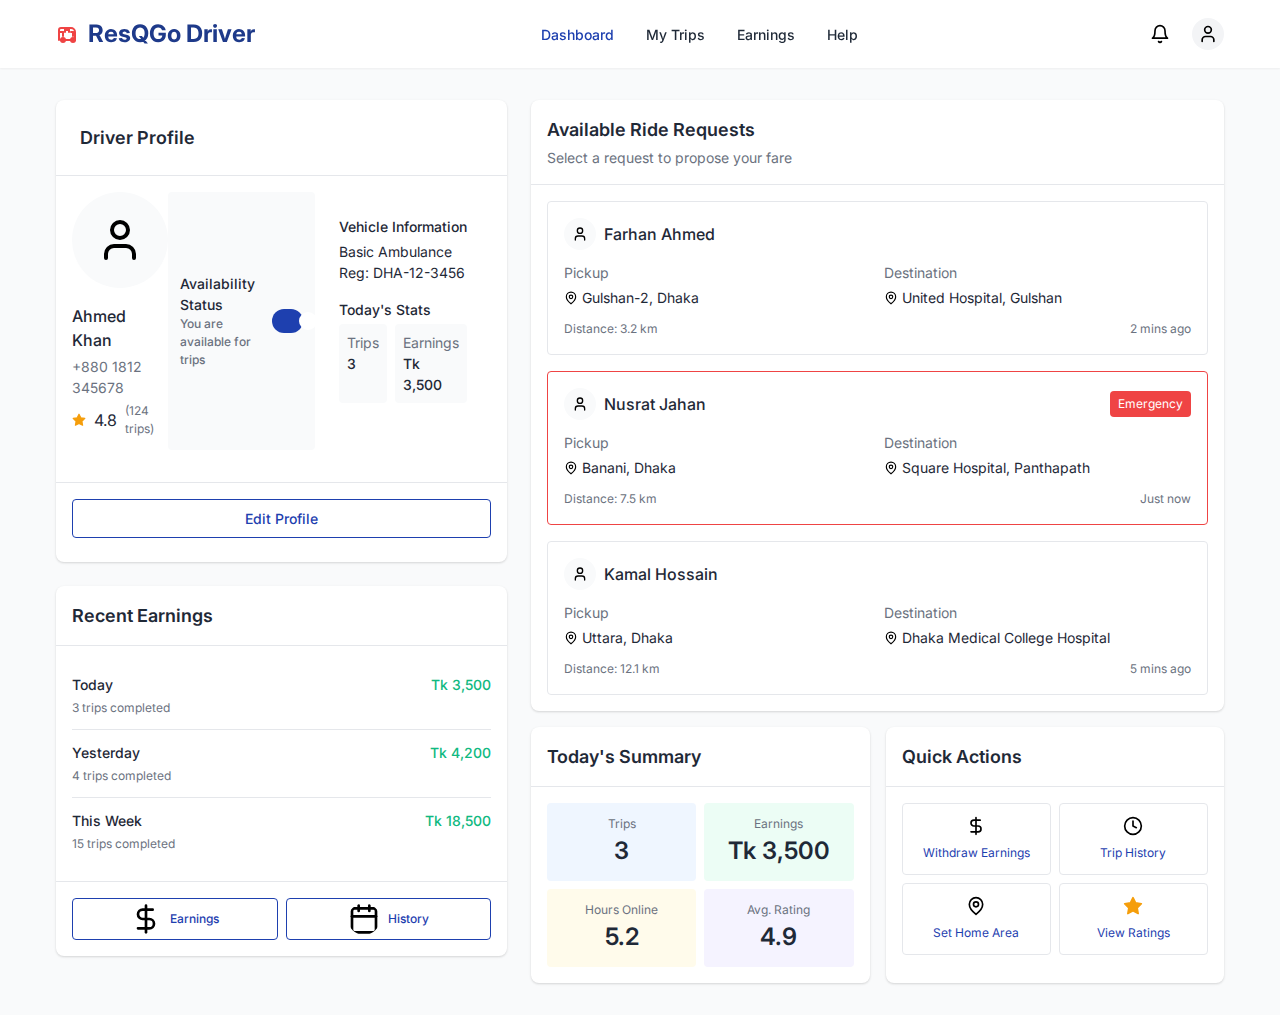
<file: driver-dashboard.html>
<!DOCTYPE html>
<html lang="en">
<head>
    <meta charset="UTF-8">
    <meta name="viewport" content="width=device-width, initial-scale=1.0">
    <title>Driver Dashboard - ResQGo</title>
    <link rel="stylesheet" href="styles.css">
    <link href="https://fonts.googleapis.com/css2?family=Inter:wght@400;500;600;700&display=swap" rel="stylesheet">
</head>
<body>
    <!-- Header -->
    <header class="header dashboard-header">
        <div class="container">
            <div class="header-content">
                <a href="driver-dashboard.html" class="logo">
                    <img src="images/ambulance-icon.svg" alt="Ambulance Icon" class="logo-icon">
                    <h1>ResQGo Driver</h1>
                </a>
                
                <nav class="main-nav">
                    <ul class="nav-list">
                        <li><a href="driver-dashboard.html" class="active">Dashboard</a></li>
                        <li><a href="driver-trips.html">My Trips</a></li>
                        <li><a href="driver-earnings.html">Earnings</a></li>
                        <li><a href="driver-help.html">Help</a></li>
                    </ul>
                </nav>
                
                <div class="user-menu">
                    <a href="#" class="notification-icon">
                        <img src="images/bell-icon.svg" alt="Notifications">
                    </a>
                    <div class="user-dropdown">
                        <button class="user-dropdown-toggle">
                            <div class="user-avatar">
                                <img src="images/user-avatar.svg" alt="User">
                            </div>
                        </button>
                        <div class="user-dropdown-menu">
                            <a href="driver-profile.html">Profile</a>
                            <a href="driver-settings.html">Settings</a>
                            <a href="driver-vehicle.html">Vehicle Details</a>
                            <a href="login.html">Logout</a>
                        </div>
                    </div>
                </div>
                
                <button class="mobile-menu-toggle">
                    <img src="images/menu-icon.svg" alt="Menu">
                </button>
            </div>
            
            <!-- Mobile Menu -->
            <div class="mobile-menu">
                <ul class="mobile-nav-list">
                    <li><a href="driver-dashboard.html">Dashboard</a></li>
                    <li><a href="driver-trips.html">My Trips</a></li>
                    <li><a href="driver-earnings.html">Earnings</a></li>
                    <li><a href="driver-help.html">Help</a></li>
                    <li><a href="driver-profile.html">Profile</a></li>
                    <li><a href="driver-settings.html">Settings</a></li>
                    <li><a href="login.html">Logout</a></li>
                </ul>
            </div>
        </div>
    </header>

    <!-- Main Content -->
    <main class="dashboard-content">
        <div class="container">
            <div class="dashboard-grid">
                <!-- Left Sidebar -->
                <div class="dashboard-sidebar">
                    <div class="profile-card">
                        <div class="profile-header">
                            <h3>Driver Profile</h3>
                        </div>
                        <div class="profile-content">
                            <div class="profile-info">
                                <div class="profile-avatar">
                                    <img src="images/user-avatar.svg" alt="User">
                                </div>
                                <h4>Ahmed Khan</h4>
                                <p>+880 1812 345678</p>
                                <div class="driver-rating">
                                    <img src="images/star-icon.svg" alt="Star" class="rating-icon">
                                    <span>4.8</span>
                                    <span class="trip-count">(124 trips)</span>
                                </div>
                            </div>
                            
                            <div class="availability-status">
                                <div>
                                    <p class="status-label">Availability Status</p>
                                    <p class="status-text">You are available for trips</p>
                                </div>
                                <label class="switch">
                                    <input type="checkbox" checked id="availabilityToggle">
                                    <span class="slider round"></span>
                                </label>
                            </div>
                            
                            <div class="profile-details">
                                <div class="detail-group">
                                    <h5>Vehicle Information</h5>
                                    <p>Basic Ambulance</p>
                                    <p>Reg: DHA-12-3456</p>
                                </div>
                                
                                <div class="detail-group">
                                    <h5>Today's Stats</h5>
                                    <div class="stats-grid">
                                        <div class="stat-box">
                                            <p class="stat-label">Trips</p>
                                            <p class="stat-value">3</p>
                                        </div>
                                        <div class="stat-box">
                                            <p class="stat-label">Earnings</p>
                                            <p class="stat-value">Tk 3,500</p>
                                        </div>
                                    </div>
                                </div>
                            </div>
                        </div>
                        <div class="profile-footer">
                            <a href="driver-profile-edit.html" class="btn btn-outline btn-block">Edit Profile</a>
                        </div>
                    </div>
                    
                    <div class="earnings-card">
                        <div class="card-header">
                            <h3>Recent Earnings</h3>
                        </div>
                        <div class="card-content">
                            <div class="earnings-item">
                                <div class="earnings-header">
                                    <span class="period">Today</span>
                                    <span class="amount">Tk 3,500</span>
                                </div>
                                <p class="trips-count">3 trips completed</p>
                            </div>
                            
                            <div class="earnings-item">
                                <div class="earnings-header">
                                    <span class="period">Yesterday</span>
                                    <span class="amount">Tk 4,200</span>
                                </div>
                                <p class="trips-count">4 trips completed</p>
                            </div>
                            
                            <div class="earnings-item">
                                <div class="earnings-header">
                                    <span class="period">This Week</span>
                                    <span class="amount">Tk 18,500</span>
                                </div>
                                <p class="trips-count">15 trips completed</p>
                            </div>
                        </div>
                        <div class="card-footer">
                            <div class="action-buttons">
                                <a href="driver-earnings.html" class="btn btn-outline btn-sm">
                                    <img src="images/dollar-icon.svg" alt="Dollar" class="btn-icon">
                                    <span>Earnings</span>
                                </a>
                                <a href="driver-trips.html" class="btn btn-outline btn-sm">
                                    <img src="images/calendar-icon.svg" alt="Calendar" class="btn-icon">
                                    <span>History</span>
                                </a>
                            </div>
                        </div>
                    </div>
                </div>
                
                <!-- Main Dashboard Area -->
                <div class="dashboard-main">
                    <div class="request-card">
                        <div class="card-header">
                            <h3>Available Ride Requests</h3>
                            <p>Select a request to propose your fare</p>
                        </div>
                        <div class="card-content">
                            <div class="ride-requests" id="rideRequests">
                                <div class="request-item" data-request-id="1">
                                    <div class="request-header">
                                        <div class="customer-info">
                                            <div class="customer-avatar">
                                                <img src="images/user-avatar.svg" alt="User">
                                            </div>
                                            <span class="customer-name">Farhan Ahmed</span>
                                        </div>
                                    </div>
                                    
                                    <div class="request-details">
                                        <div class="location-detail">
                                            <p class="detail-label">Pickup</p>
                                            <p class="location">
                                                <img src="images/location-icon.svg" alt="Location" class="detail-icon">
                                                Gulshan-2, Dhaka
                                            </p>
                                        </div>
                                        <div class="location-detail">
                                            <p class="detail-label">Destination</p>
                                            <p class="location">
                                                <img src="images/location-icon.svg" alt="Location" class="detail-icon">
                                                United Hospital, Gulshan
                                            </p>
                                        </div>
                                    </div>
                                    
                                    <div class="request-footer">
                                        <span class="distance">Distance: 3.2 km</span>
                                        <span class="request-time">2 mins ago</span>
                                    </div>
                                </div>
                                
                                <div class="request-item emergency-request" data-request-id="2">
                                    <div class="request-header">
                                        <div class="customer-info">
                                            <div class="customer-avatar">
                                                <img src="images/user-avatar.svg" alt="User">
                                            </div>
                                            <span class="customer-name">Nusrat Jahan</span>
                                        </div>
                                        <span class="emergency-badge">Emergency</span>
                                    </div>
                                    
                                    <div class="request-details">
                                        <div class="location-detail">
                                            <p class="detail-label">Pickup</p>
                                            <p class="location">
                                                <img src="images/location-icon.svg" alt="Location" class="detail-icon">
                                                Banani, Dhaka
                                            </p>
                                        </div>
                                        <div class="location-detail">
                                            <p class="detail-label">Destination</p>
                                            <p class="location">
                                                <img src="images/location-icon.svg" alt="Location" class="detail-icon">
                                                Square Hospital, Panthapath
                                            </p>
                                        </div>
                                    </div>
                                    
                                    <div class="request-footer">
                                        <span class="distance">Distance: 7.5 km</span>
                                        <span class="request-time">Just now</span>
                                    </div>
                                </div>
                                
                                <div class="request-item" data-request-id="3">
                                    <div class="request-header">
                                        <div class="customer-info">
                                            <div class="customer-avatar">
                                                <img src="images/user-avatar.svg" alt="User">
                                            </div>
                                            <span class="customer-name">Kamal Hossain</span>
                                        </div>
                                    </div>
                                    
                                    <div class="request-details">
                                        <div class="location-detail">
                                            <p class="detail-label">Pickup</p>
                                            <p class="location">
                                                <img src="images/location-icon.svg" alt="Location" class="detail-icon">
                                                Uttara, Dhaka
                                            </p>
                                        </div>
                                        <div class="location-detail">
                                            <p class="detail-label">Destination</p>
                                            <p class="location">
                                                <img src="images/location-icon.svg" alt="Location" class="detail-icon">
                                                Dhaka Medical College Hospital
                                            </p>
                                        </div>
                                    </div>
                                    
                                    <div class="request-footer">
                                        <span class="distance">Distance: 12.1 km</span>
                                        <span class="request-time">5 mins ago</span>
                                    </div>
                                </div>
                            </div>
                            
                            <div class="fare-proposal hidden" id="fareProposal">
                                <h4>Propose Your Fare</h4>
                                <div class="fare-input-group">
                                    <div class="input-with-prefix">
                                        <span class="input-prefix">Tk</span>
                                        <input type="number" id="fareAmount" placeholder="Enter fare amount">
                                    </div>
                                    <button class="btn btn-primary" id="proposeFareBtn">Propose Fare</button>
                                </div>
                                <p class="fare-suggestion">Suggested fare range: Tk 1,000 - 1,500 based on distance and time</p>
                            </div>
                            
                            <!-- Waiting for Customer (Initially Hidden) -->
                            <div class="waiting-for-customer hidden" id="waitingForCustomer">
                                <div class="waiting-message">
                                    <div class="waiting-icon">
                                        <img src="images/clock-icon.svg" alt="Clock">
                                    </div>
                                    <h3>Waiting for Customer</h3>
                                    <p>Your fare proposal has been sent</p>
                                </div>
                                
                                <div class="request-details-card">
                                    <h4>Request Details</h4>
                                    <div class="details-grid">
                                        <div class="detail-item">
                                            <p class="detail-label">Customer</p>
                                            <p class="detail-value" id="customerName">Farhan Ahmed</p>
                                        </div>
                                        <div class="detail-item">
                                            <p class="detail-label">Distance</p>
                                            <p class="detail-value" id="requestDistance">3.2 km</p>
                                        </div>
                                        <div class="detail-item">
                                            <p class="detail-label">Pickup</p>
                                            <p class="detail-value" id="requestPickup">Gulshan-2, Dhaka</p>
                                        </div>
                                        <div class="detail-item">
                                            <p class="detail-label">Destination</p>
                                            <p class="detail-value" id="requestDestination">United Hospital, Gulshan</p>
                                        </div>
                                    </div>
                                    
                                    <div class="proposed-fare">
                                        <p class="detail-label">Your Proposed Fare</p>
                                        <p class="fare-amount" id="proposedFareAmount">Tk 1,200</p>
                                    </div>
                                    
                                    <!-- For demo purposes, simulate customer acceptance -->
                                    <button class="btn btn-primary btn-block" id="simulateAcceptBtn">
                                        Simulate Customer Acceptance
                                    </button>
                                </div>
                            </div>
                            
                            <!-- Trip Confirmed (Initially Hidden) -->
                            <div class="trip-confirmed hidden" id="tripConfirmed">
                                <div class="confirmation-message">
                                    <div class="confirmation-icon">
                                        <img src="images/ambulance-icon.svg" alt="Ambulance">
                                    </div>
                                    <h3>Trip Confirmed!</h3>
                                    <p>Customer has accepted your fare</p>
                                </div>
                                
                                <div class="trip-details-card">
                                    <h4>Trip Details</h4>
                                    <div class="customer-profile">
                                        <div class="customer-avatar">
                                            <img src="images/user-avatar.svg" alt="Customer">
                                        </div>
                                        <div class="customer-info">
                                            <p class="customer-name" id="confirmedCustomerName">Farhan Ahmed</p>
                                        </div>
                                        <a href="tel:+8801712345678" class="btn btn-outline btn-sm">
                                            <img src="images/phone-icon.svg" alt="Phone" class="btn-icon">
                                            Call
                                        </a>
                                    </div>
                                    
                                    <div class="trip-details-grid">
                                        <div class="trip-detail">
                                            <p class="detail-label">Pickup</p>
                                            <p class="detail-value" id="confirmedPickup">Gulshan-2, Dhaka</p>
                                        </div>
                                        <div class="trip-detail">
                                            <p class="detail-label">Destination</p>
                                            <p class="detail-value" id="confirmedDestination">United Hospital, Gulshan</p>
                                        </div>
                                        <div class="trip-detail">
                                            <p class="detail-label">Distance</p>
                                            <p class="detail-value" id="confirmedDistance">3.2 km</p>
                                        </div>
                                        <div class="trip-detail">
                                            <p class="detail-label">Fare</p>
                                            <p class="detail-value" id="confirmedFare">Tk 1,200</p>
                                        </div>
                                    </div>
                                    
                                    <div class="trip-actions">
                                        <button class="btn btn-success btn-block">Navigate to Pickup</button>
                                        <button class="btn btn-outline btn-block" id="completeTripBtn">Complete Trip</button>
                                    </div>
                                </div>
                            </div>
                        </div>
                    </div>
                    
                    <div class="action-cards">
                        <div class="summary-card">
                            <div class="card-header">
                                <h3>Today's Summary</h3>
                            </div>
                            <div class="card-content">
                                <div class="summary-grid">
                                    <div class="summary-item blue">
                                        <p class="summary-label">Trips</p>
                                        <p class="summary-value">3</p>
                                    </div>
                                    <div class="summary-item green">
                                        <p class="summary-label">Earnings</p>
                                        <p class="summary-value">Tk 3,500</p>
                                    </div>
                                    <div class="summary-item yellow">
                                        <p class="summary-label">Hours Online</p>
                                        <p class="summary-value">5.2</p>
                                    </div>
                                    <div class="summary-item purple">
                                        <p class="summary-label">Avg. Rating</p>
                                        <p class="summary-value">4.9</p>
                                    </div>
                                </div>
                            </div>
                        </div>
                        
                        <div class="quick-actions-card">
                            <div class="card-header">
                                <h3>Quick Actions</h3>
                            </div>
                            <div class="card-content">
                                <div class="quick-actions-grid">
                                    <a href="driver-earnings-withdraw.html" class="quick-action-btn">
                                        <img src="images/dollar-icon.svg" alt="Dollar" class="action-icon">
                                        <span>Withdraw Earnings</span>
                                    </a>
                                    <a href="driver-trips.html" class="quick-action-btn">
                                        <img src="images/clock-icon.svg" alt="Clock" class="action-icon">
                                        <span>Trip History</span>
                                    </a>
                                    <a href="driver-home-area.html" class="quick-action-btn">
                                        <img src="images/location-icon.svg" alt="Location" class="action-icon">
                                        <span>Set Home Area</span>
                                    </a>
                                    <a href="driver-ratings.html" class="quick-action-btn">
                                        <img src="images/star-icon.svg" alt="Star" class="action-icon">
                                        <span>View Ratings</span>
                                    </a>
                                </div>
                            </div>
                        </div>
                    </div>
                </div>
            </div>
        </div>
    </main>

    <script>
        // Mobile menu toggle
        document.addEventListener('DOMContentLoaded', function() {
            const menuToggle = document.querySelector('.mobile-menu-toggle');
            const mobileMenu = document.querySelector('.mobile-menu');
            
            if (menuToggle && mobileMenu) {
                menuToggle.addEventListener('click', function() {
                    mobileMenu.classList.toggle('active');
                });
            }
            
            // User dropdown toggle
            const userDropdownToggle = document.querySelector('.user-dropdown-toggle');
            const userDropdownMenu = document.querySelector('.user-dropdown-menu');
            
            if (userDropdownToggle && userDropdownMenu) {
                userDropdownToggle.addEventListener('click', function() {
                    userDropdownMenu.classList.toggle('active');
                });
                
                // Close dropdown when clicking outside
                document.addEventListener('click', function(event) {
                    if (!event.target.closest('.user-dropdown')) {
                        userDropdownMenu.classList.remove('active');
                    }
                });
            }
            
            // Availability toggle
            const availabilityToggle = document.getElementById('availabilityToggle');
            const statusText = document.querySelector('.status-text');
            
            if (availabilityToggle && statusText) {
                availabilityToggle.addEventListener('change', function() {
                    if (this.checked) {
                        statusText.textContent = 'You are available for trips';
                    } else {
                        statusText.textContent = 'You are offline';
                    }
                });
            }
            
            // Request item selection
            const requestItems = document.querySelectorAll('.request-item');
            const rideRequests = document.getElementById('rideRequests');
            const fareProposal = document.getElementById('fareProposal');
            
            if (requestItems.length && rideRequests && fareProposal) {
                requestItems.forEach(item => {
                    item.addEventListener('click', function() {
                        // Remove selected class from all items
                        requestItems.forEach(i => i.classList.remove('selected'));
                        
                        // Add selected class to clicked item
                        this.classList.add('selected');
                        
                        // Show fare proposal section
                        fareProposal.classList.remove('hidden');
                    });
                });
            }
            
            // Propose fare button
            const proposeFareBtn = document.getElementById('proposeFareBtn');
            const fareAmount = document.getElementById('fareAmount');
            const waitingForCustomer = document.getElementById('waitingForCustomer');
            const proposedFareAmount = document.getElementById('proposedFareAmount');
            
            if (proposeFareBtn && fareAmount && waitingForCustomer && proposedFareAmount) {
                proposeFareBtn.addEventListener('click', function() {
                    if (fareAmount.value) {
                        // Hide ride requests and fare proposal
                        rideRequests.classList.add('hidden');
                        fareProposal.classList.add('hidden');
                        
                        // Show waiting for customer
                        waitingForCustomer.classList.remove('hidden');
                        
                        // Set proposed fare amount
                        proposedFareAmount.textContent = `Tk ${fareAmount.value}`;
                    }
                });
            }
            
            // Simulate customer acceptance
            const simulateAcceptBtn = document.getElementById('simulateAcceptBtn');
            const tripConfirmed = document.getElementById('tripConfirmed');
            const confirmedFare = document.getElementById('confirmedFare');
            
            if (simulateAcceptBtn && tripConfirmed && confirmedFare) {
                simulateAcceptBtn.addEventListener('click', function() {
                    // Hide waiting for customer
                    waitingForCustomer.classList.add('hidden');
                    
                    // Show trip confirmed
                    tripConfirmed.classList.remove('hidden');
                    
                    // Set confirmed fare
                    confirmedFare.textContent = proposedFareAmount.textContent;
                });
            }
            
            // Complete trip button
            const completeTripBtn = document.getElementById('completeTripBtn');
            
            if (completeTripBtn) {
                completeTripBtn.addEventListener('click', function() {
                    // Reset everything
                    tripConfirmed.classList.add('hidden');
                    rideRequests.classList.remove('hidden');
                    
                    // Clear selected class from all request items
                    requestItems.forEach(item => item.classList.remove('selected'));
                    
                    // Clear fare amount input
                    fareAmount.value = '';
                });
            }
        });
    </script>
</body>
</html>
</file>
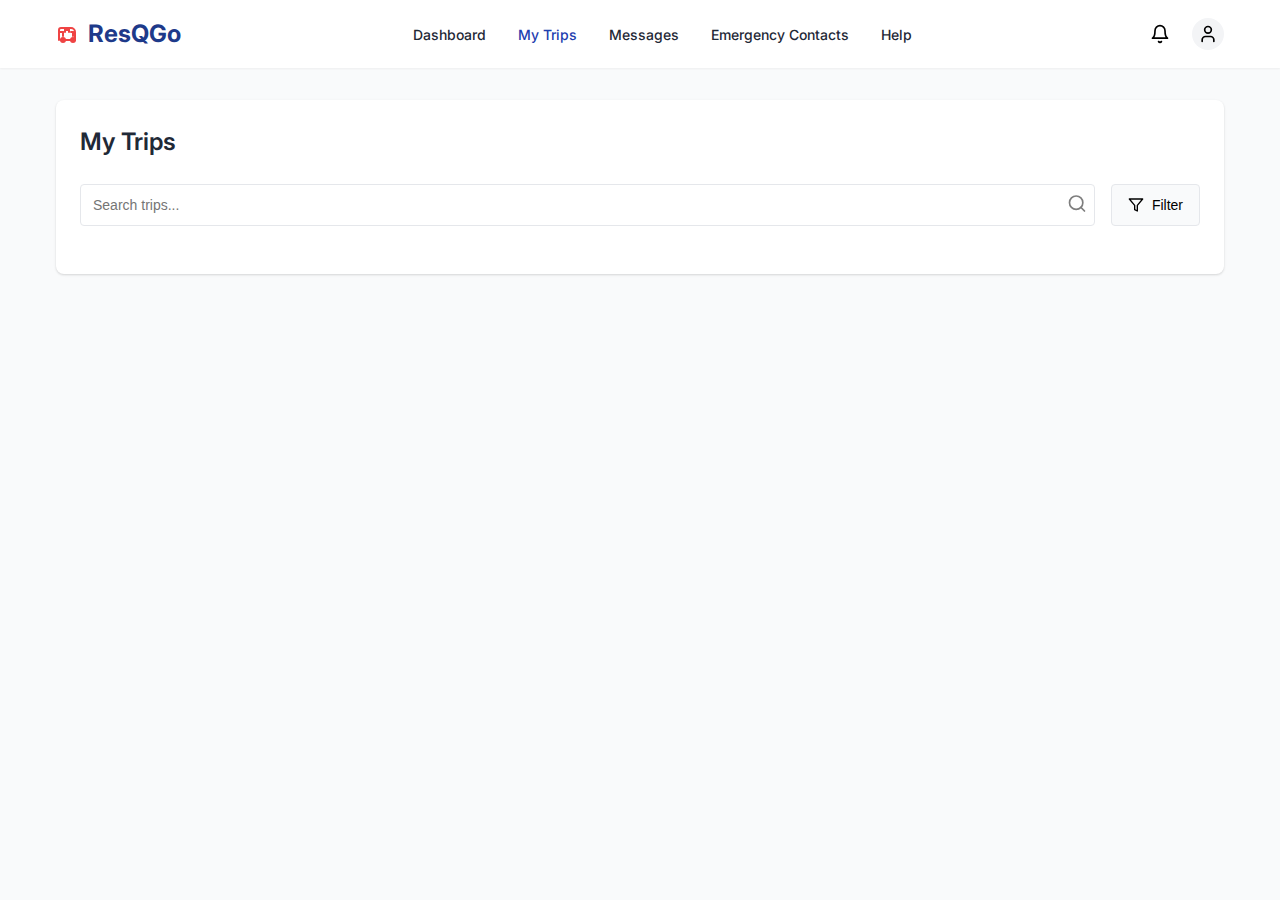
<file: emergency-contacts.html>
<!DOCTYPE html>
<html lang="en">
<head>
    <meta charset="UTF-8">
    <meta name="viewport" content="width=device-width, initial-scale=1.0">
    <title>My Trips - ResQGo</title>
    <link rel="stylesheet" href="styles.css">
    <link href="https://fonts.googleapis.com/css2?family=Inter:wght@400;500;600;700&display=swap" rel="stylesheet">
</head>
<body>
    <!-- Header -->
    <header class="header dashboard-header">
        <div class="container">
            <div class="header-content">
                <a href="user-dashboard.html" class="logo">
                    <img src="images/ambulance-icon.svg" alt="Ambulance Icon" class="logo-icon">
                    <h1>ResQGo</h1>
                </a>
                
                <nav class="main-nav">
                    <ul class="nav-list">
                        <li><a href="user-dashboard.html">Dashboard</a></li>
                        <li><a href="trips.html" class="active">My Trips</a></li>
                        <li><a href="user-messages.html">Messages</a></li>
                        <li><a href="emergency-contacts.html">Emergency Contacts</a></li>
                        <li><a href="help.html">Help</a></li>
                    </ul>
                </nav>
                
                <div class="user-menu">
                    <a href="#" class="notification-icon">
                        <img src="images/bell-icon.svg" alt="Notifications">
                    </a>
                    <div class="user-dropdown">
                        <button class="user-dropdown-toggle">
                            <div class="user-avatar">
                                <img src="images/user-avatar.svg" alt="User">
                            </div>
                        </button>
                        <div class="user-dropdown-menu">
                            <a href="profile.html">Profile</a>
                            <a href="settings.html">Settings</a>
                            <a href="payment-methods.html">Payment Methods</a>
                            <a href="login.html">Logout</a>
                        </div>
                    </div>
                </div>
                
                <button class="mobile-menu-toggle">
                    <img src="images/menu-icon.svg" alt="Menu">
                </button>
            </div>
            
            <!-- Mobile Menu -->
            <div class="mobile-menu">
                <ul class="mobile-nav-list">
                    <li><a href="user-dashboard.html">Dashboard</a></li>
                    <li><a href="trips.html">My Trips</a></li>
                    <li><a href="user-messages.html">Messages</a></li>
                    <li><a href="emergency-contacts.html">Emergency Contacts</a></li>
                    <li><a href="help.html">Help</a></li>
                    <li><a href="profile.html">Profile</a></li>
                    <li><a href="settings.html">Settings</a></li>
                    <li><a href="login.html">Logout</a></li>
                </ul>
            </div>
        </div>
    </header>

    <!-- Main Content -->
    <main class="dashboard-content">
        <div class="container">
            <div class="trips-container">
                <div class="page-header">
                    <h2>My Trips</h2>
                    <div class="trips-filter">
                        <div class="search-box">
                            <input type="text" placeholder="Search trips...">
                            <button class="search-btn">
                                <img src="images/search-icon.svg" alt="Search">
                            </button>
                        </div>
                        
                        <div class="filter-dropdown">
                            <button class="filter-btn">
                                <img src="images/filter-icon.svg" alt="Filter">
                                <span>Filter</span>
                            </button>
                            <div class="filter-menu">
                                <div class="filter-group">
                                    <h4>Trip Status</h4>
                                    <label class="checkbox-container">
                                        <input type="checkbox" checked>
                                        <span class="checkmark"></span>
                                        All
                                    </label>
                                    <label class="checkbox-container">
                                        <input type="checkbox">
                                        <span class="checkmark"></span>
                                        Completed
                                    </label>
</file>
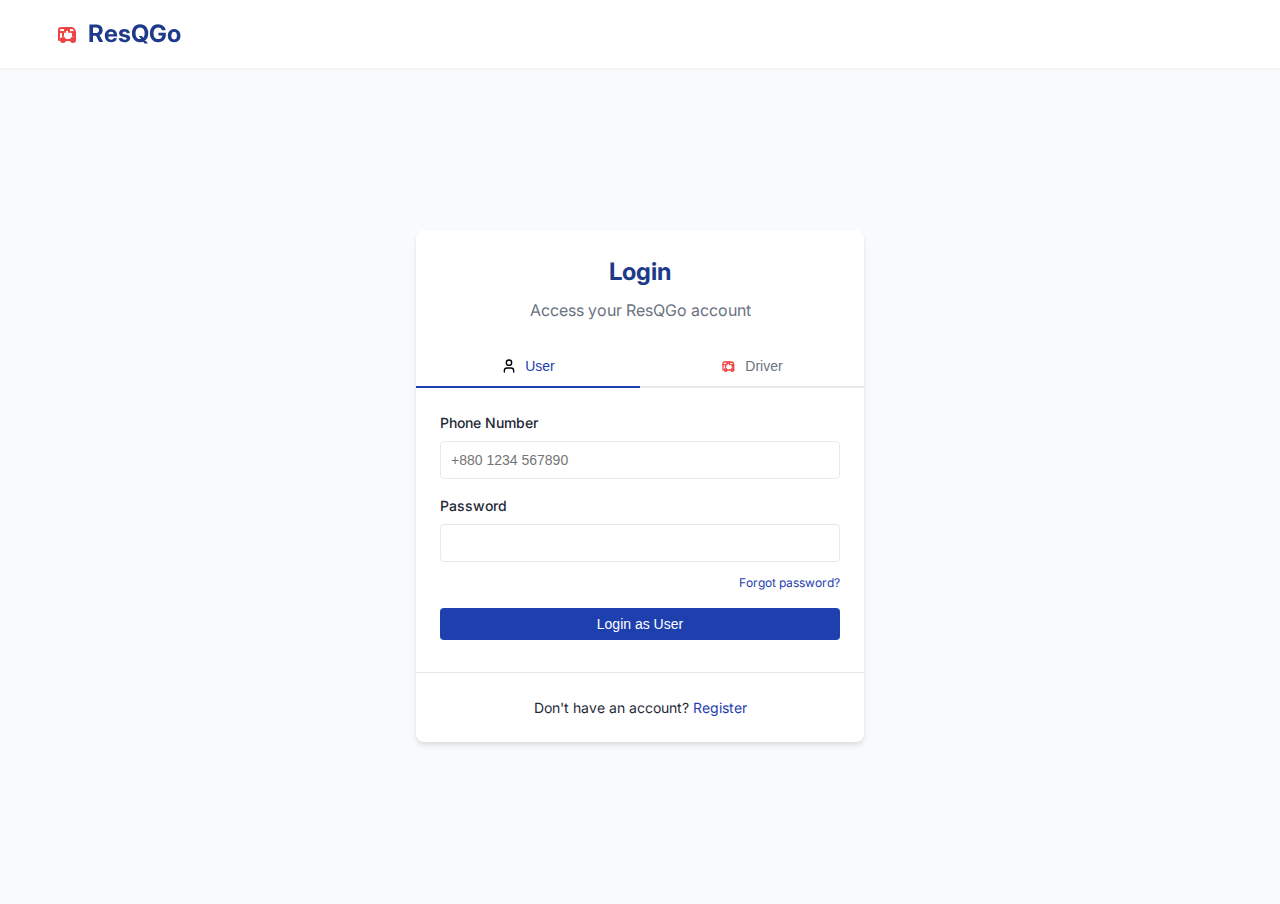
<file: login.html>
<!DOCTYPE html>
<html lang="en">
<head>
    <meta charset="UTF-8">
    <meta name="viewport" content="width=device-width, initial-scale=1.0">
    <title>Login - ResQGo</title>
    <link rel="stylesheet" href="styles.css">
    <link href="https://fonts.googleapis.com/css2?family=Inter:wght@400;500;600;700&display=swap" rel="stylesheet">
</head>
<body>
    <!-- Header -->
    <header class="header">
        <div class="container">
            <div class="header-content">
                <a href="index.html" class="logo">
                    <img src="images/ambulance-icon.svg" alt="Ambulance Icon" class="logo-icon">
                    <h1>ResQGo</h1>
                </a>
            </div>
        </div>
    </header>

    <!-- Main Content -->
    <main class="main-content">
        <div class="container">
            <div class="auth-card">
                <div class="auth-header">
                    <h2>Login</h2>
                    <p>Access your ResQGo account</p>
                </div>
                
                <div class="auth-tabs">
                    <div class="tab-header">
                        <button class="tab-button active" data-tab="user-login-tab">
                            <img src="images/user-icon.svg" alt="User Icon" class="tab-icon">
                            User
                        </button>
                        <button class="tab-button" data-tab="driver-login-tab">
                            <img src="images/ambulance-icon.svg" alt="Ambulance Icon" class="tab-icon">
                            Driver
                        </button>
                    </div>
                    
                    <div class="tab-content">
                        <!-- User Login Form -->
                        <div class="tab-pane active" id="user-login-tab">
                            <form action="user-dashboard.html" method="get" class="auth-form">
                                <div class="form-group">
                                    <label for="user-login-phone">Phone Number</label>
                                    <input type="tel" id="user-login-phone" placeholder="+880 1234 567890" required>
                                </div>
                                
                                <div class="form-group">
                                    <label for="user-login-password">Password</label>
                                    <input type="password" id="user-login-password" required>
                                    <div class="forgot-password">
                                        <a href="forgot-password.html">Forgot password?</a>
                                    </div>
                                </div>
                                
                                <button type="submit" class="btn btn-primary btn-block">Login as User</button>
                            </form>
                        </div>
                        
                        <!-- Driver Login Form -->
                        <div class="tab-pane" id="driver-login-tab">
                            <form action="driver-dashboard.html" method="get" class="auth-form">
                                <div class="form-group">
                                    <label for="driver-login-phone">Phone Number</label>
                                    <input type="tel" id="driver-login-phone" placeholder="+880 1234 567890" required>
                                </div>
                                
                                <div class="form-group">
                                    <label for="driver-login-password">Password</label>
                                    <input type="password" id="driver-login-password" required>
                                    <div class="forgot-password">
                                        <a href="forgot-password.html">Forgot password?</a>
                                    </div>
                                </div>
                                
                                <button type="submit" class="btn btn-primary btn-block">Login as Driver</button>
                            </form>
                        </div>
                    </div>
                </div>
                
                <div class="auth-footer">
                    <p>Don't have an account? <a href="register.html">Register</a></p>
                </div>
            </div>
        </div>
    </main>

    <script>
        // Simple tab functionality
        document.addEventListener('DOMContentLoaded', function() {
            const tabButtons = document.querySelectorAll('.tab-button');
            const tabPanes = document.querySelectorAll('.tab-pane');
            
            tabButtons.forEach(button => {
                button.addEventListener('click', function() {
                    // Remove active class from all buttons and panes
                    tabButtons.forEach(btn => btn.classList.remove('active'));
                    tabPanes.forEach(pane => pane.classList.remove('active'));
                    
                    // Add active class to clicked button
                    this.classList.add('active');
                    
                    // Show corresponding tab pane
                    const tabId = this.getAttribute('data-tab');
                    document.getElementById(tabId).classList.add('active');
                });
            });
        });
    </script>
</body>
</html>
</file>
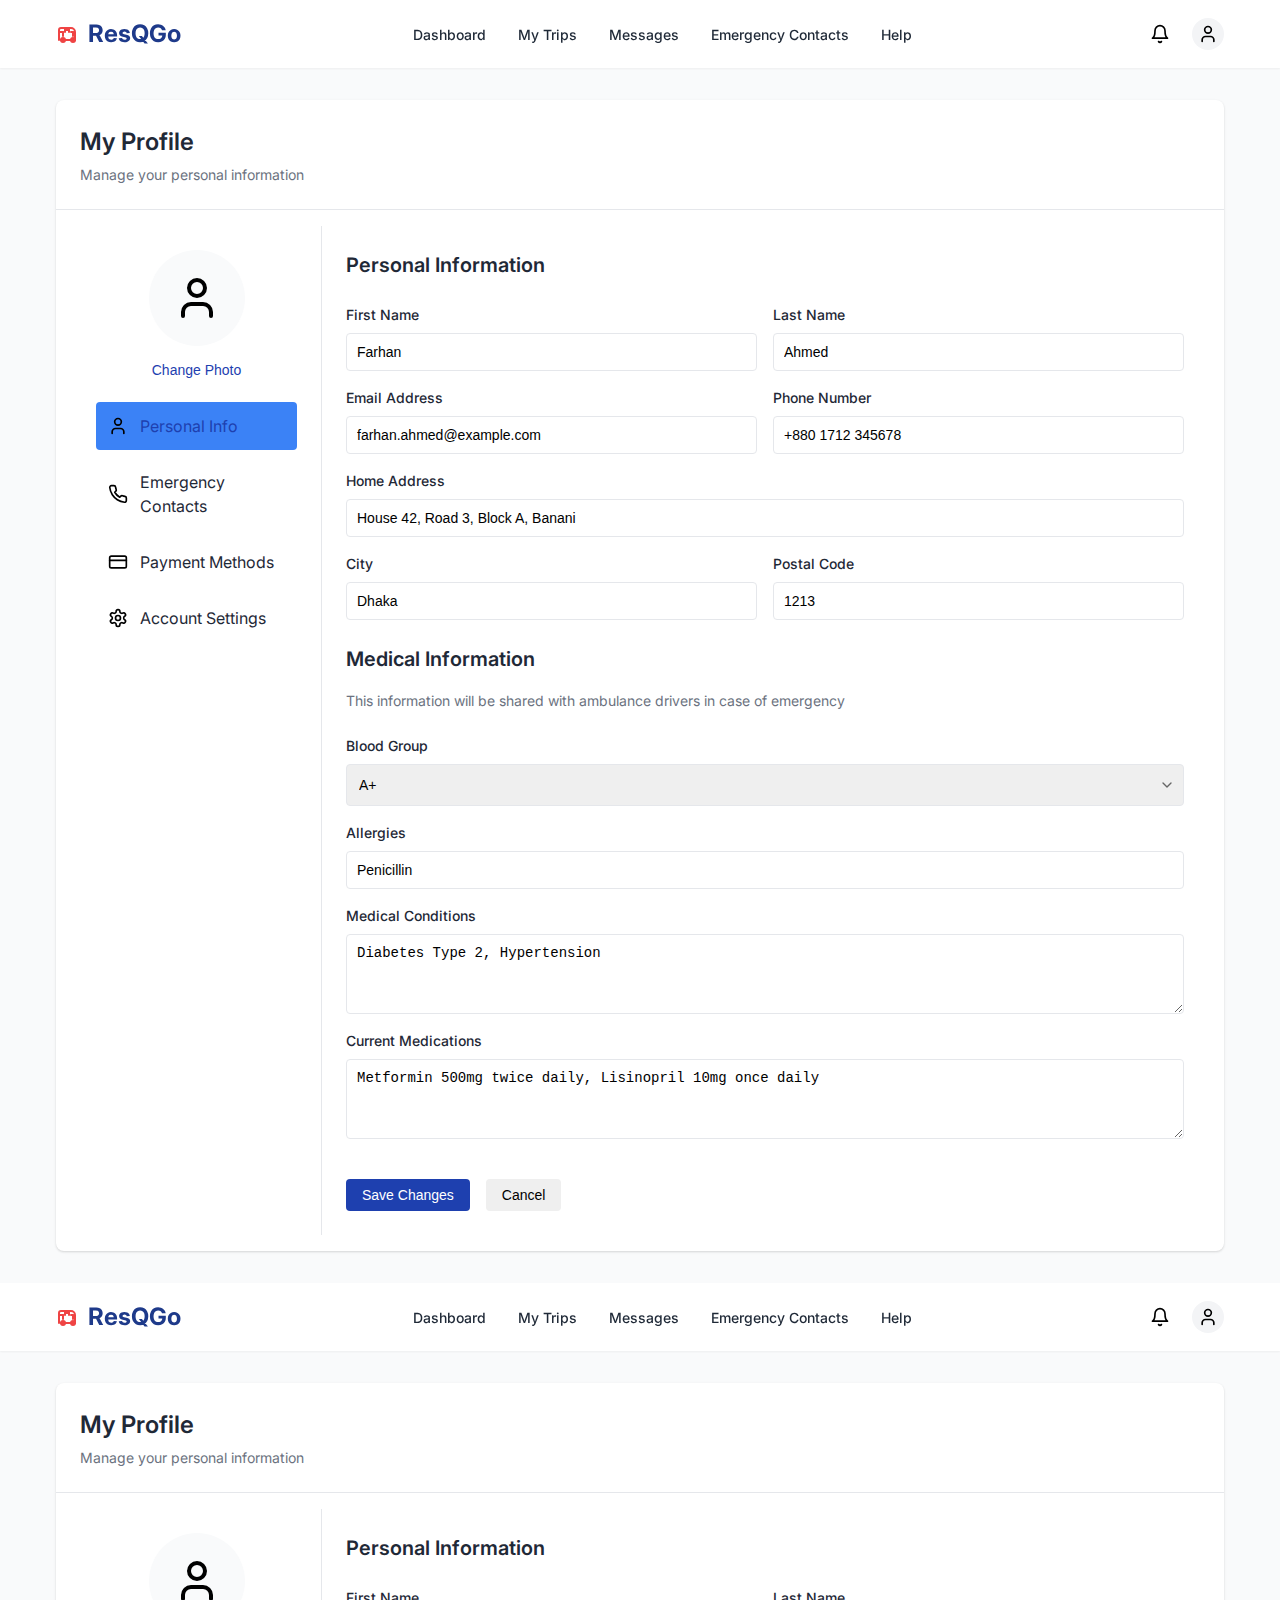
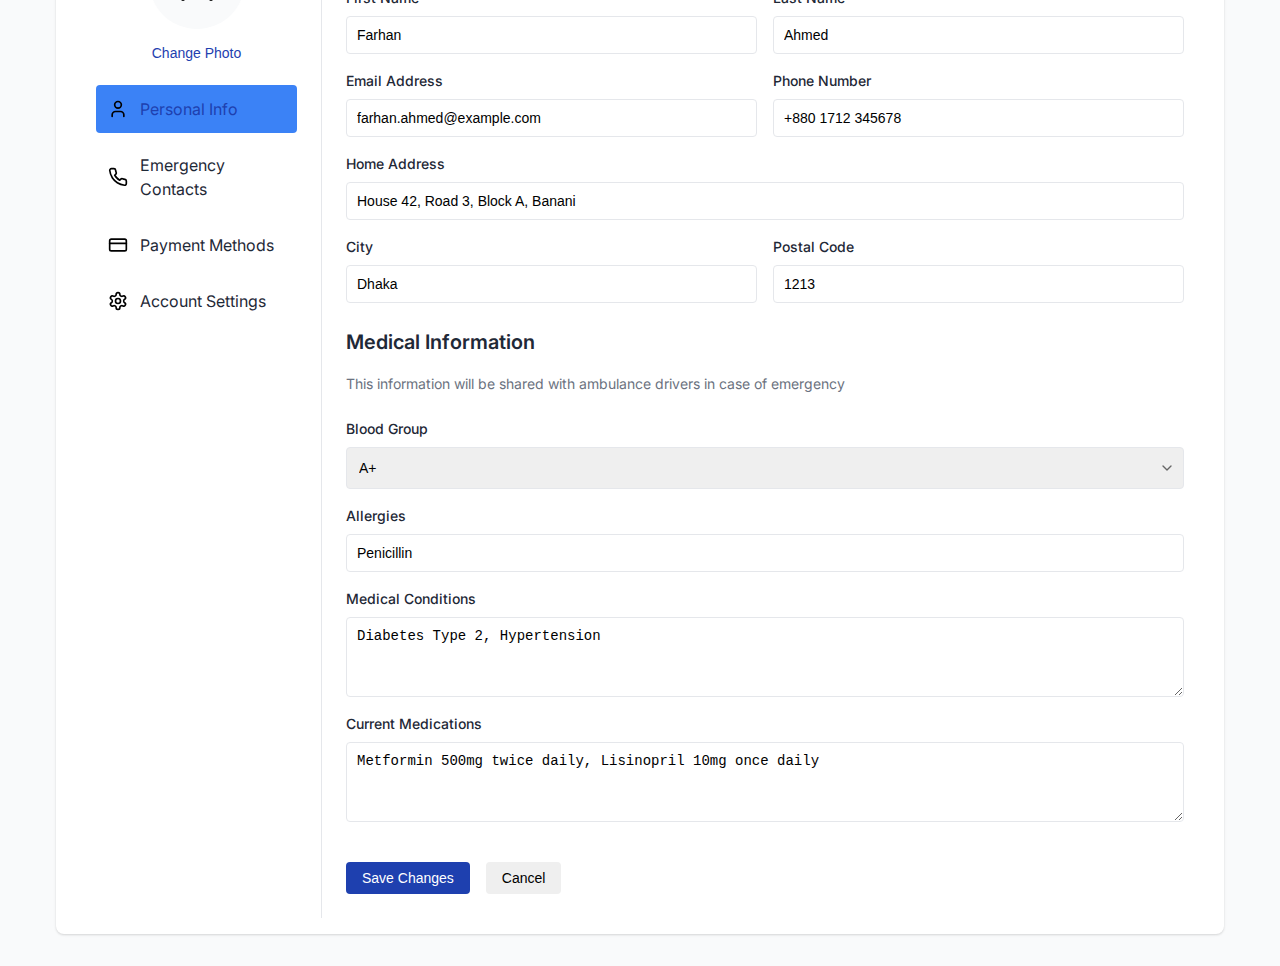
<file: profile.html>
<!DOCTYPE html>
<html lang="en">
<head>
    <meta charset="UTF-8">
    <meta name="viewport" content="width=device-width, initial-scale=1.0">
    <title>My Profile - ResQGo</title>
    <link rel="stylesheet" href="styles.css">
    <link href="https://fonts.googleapis.com/css2?family=Inter:wght@400;500;600;700&display=swap" rel="stylesheet">
</head>
<body>
    <!-- Header -->
    <header class="header dashboard-header">
        <div class="container">
            <div class="header-content">
                <a href="user-dashboard.html" class="logo">
                    <img src="images/ambulance-icon.svg" alt="Ambulance Icon" class="logo-icon">
                    <h1>ResQGo</h1>
                </a>
                
                <nav class="main-nav">
                    <ul class="nav-list">
                        <li><a href="user-dashboard.html">Dashboard</a></li>
                        <li><a href="trips.html">My Trips</a></li>
                        <li><a href="user-messages.html">Messages</a></li>
                        <li><a href="emergency-contacts.html">Emergency Contacts</a></li>
                        <li><a href="help.html">Help</a></li>
                    </ul>
                </nav>
                
                <div class="user-menu">
                    <a href="#" class="notification-icon">
                        <img src="images/bell-icon.svg" alt="Notifications">
                    </a>
                    <div class="user-dropdown">
                        <button class="user-dropdown-toggle">
                            <div class="user-avatar">
                                <img src="images/user-avatar.svg" alt="User">
                            </div>
                        </button>
                        <div class="user-dropdown-menu">
                            <a href="profile.html" class="active">Profile</a>
                            <a href="settings.html">Settings</a>
                            <a href="payment-methods.html">Payment Methods</a>
                            <a href="login.html">Logout</a>
                        </div>
                    </div>
                </div>
                
                <button class="mobile-menu-toggle">
                    <img src="images/menu-icon.svg" alt="Menu">
                </button>
            </div>
            
            <!-- Mobile Menu -->
            <div class="mobile-menu">
                <ul class="mobile-nav-list">
                    <li><a href="user-dashboard.html">Dashboard</a></li>
                    <li><a href="trips.html">My Trips</a></li>
                    <li><a href="user-messages.html">Messages</a></li>
                    <li><a href="emergency-contacts.html">Emergency Contacts</a></li>
                    <li><a href="help.html">Help</a></li>
                    <li><a href="profile.html">Profile</a></li>
                    <li><a href="settings.html">Settings</a></li>
                    <li><a href="login.html">Logout</a></li>
                </ul>
            </div>
        </div>
    </header>

    <!-- Main Content -->
    <main class="dashboard-content">
        <div class="container">
            <div class="profile-container">
                <div class="profile-header">
                    <h2>My Profile</h2>
                    <p>Manage your personal information</p>
                </div>
                
                <div class="profile-content">
                    <div class="profile-sidebar">
                        <div class="profile-avatar-container">
                            <div class="profile-avatar">
                                <img src="images/user-avatar.svg" alt="User">
                            </div>
                            <button class="change-avatar-btn">Change Photo</button>
                        </div>
                        
                        <div class="profile-menu">
                            <a href="profile.html" class="profile-menu-item active">
                                <img src="images/user-icon.svg" alt="Profile">
                                <span>Personal Info</span>
                            </a>
                            <a href="emergency-contacts.html" class="profile-menu-item">
                                <img src="images/phone-icon.svg" alt="Emergency Contacts">
                                <span>Emergency Contacts</span>
                            </a>
                            <a href="payment-methods.html" class="profile-menu-item">
                                <img src="images/credit-card-icon.svg" alt="Payment Methods">
                                <span>Payment Methods</span>
                            </a>
                            <a href="settings.html" class="profile-menu-item">
                                <img src="images/settings-icon.svg" alt="Settings">
                                <span>Account Settings</span>
                            </a>
                        </div>
                    </div>
                    
                    <div class="profile-details">
                        <form class="profile-form">
                            <div class="form-section">
                                <h3>Personal Information</h3>
                                
                                <div class="form-row">
                                    <div class="form-group">
                                        <label for="firstName">First Name</label>
                                        <input type="text" id="firstName" value="Farhan" class="form-control">
                                    </div>
                                    
                                    <div class="form-group">
                                        <label for="lastName">Last Name</label>
                                        <input type="text" id="lastName" value="Ahmed" class="form-control">
                                    </div>
                                </div>
                                
                                <div class="form-row">
                                    <div class="form-group">
                                        <label for="email">Email Address</label>
                                        <input type="email" id="email" value="farhan.ahmed@example.com" class="form-control">
                                    </div>
                                    
                                    <div class="form-group">
                                        <label for="phone">Phone Number</label>
                                        <input type="tel" id="phone" value="+880 1712 345678" class="form-control">
                                    </div>
                                </div>
                                
                                <div class="form-group">
                                    <label for="address">Home Address</label>
                                    <input type="text" id="address" value="House 42, Road 3, Block A, Banani" class="form-control">
                                </div>
                                
                                <div class="form-row">
                                    <div class="form-group">
                                        <label for="city">City</label>
                                        <input type="text" id="city" value="Dhaka" class="form-control">
                                    </div>
                                    
                                    <div class="form-group">
                                        <label for="postalCode">Postal Code</label>
                                        <input type="text" id="postalCode" value="1213" class="form-control">
                                    </div>
                                </div>
                            </div>
                            
                            <div class="form-section">
                                <h3>Medical Information</h3>
                                <p class="form-section-desc">This information will be shared with ambulance drivers in case of emergency</p>
                                
                                <div class="form-group">
                                    <label for="bloodGroup">Blood Group</label>
                                    <select id="bloodGroup" class="form-control">
                                        <option value="">Select Blood Group</option>
                                        <option value="A+" selected>A+</option>
                                        <option value="A-">A-</option>
                                        <option value="B+">B+</option>
                                        <option value="B-">B-</option>
                                        <option value="AB+">AB+</option>
                                        <option value="AB-">AB-</option>
                                        <option value="O+">O+</option>
                                        <option value="O-">O-</option>
                                    </select>
                                </div>
                                
                                <div class="form-group">
                                    <label for="allergies">Allergies</label>
                                    <input type="text" id="allergies" value="Penicillin" class="form-control">
                                </div>
                                
                                <div class="form-group">
                                    <label for="medicalConditions">Medical Conditions</label>
                                    <textarea id="medicalConditions" class="form-control" rows="3">Diabetes Type 2, Hypertension</textarea>
                                </div>
                                
                                <div class="form-group">
                                    <label for="medications">Current Medications</label>
                                    <textarea id="medications" class="form-control" rows="3">Metformin 500mg twice daily, Lisinopril 10mg once daily</textarea>
                                </div>
                            </div>
                            
                            <div class="form-actions">
                                <button type="submit" class="btn btn-primary">Save Changes</button>
                                <button type="button" class="btn btn-secondary">Cancel</button>
                            </div>
                        </form>
                    </div>
                </div>
            </div>
        </div>
    </main>

    <script>
        // Mobile menu toggle
        document.addEventListener('DOMContentLoaded', function() {
            const menuToggle = document.querySelector('.mobile-menu-toggle');
            const mobileMenu = document.querySelector('.mobile-menu');
            
            if (menuToggle && mobileMenu) {
                menuToggle.addEventListener('click', function() {
                    mobileMenu.classList.toggle('active');
                });
            }
            
            // User dropdown toggle
            const userDropdownToggle = document.querySelector('.user-dropdown-toggle');
            const userDropdownMenu = document.querySelector('.user-dropdown-menu');
            
            if (userDropdownToggle && userDropdownMenu) {
                userDropdownToggle.addEventListener('click', function() {
                    userDropdownMenu.classList.toggle('active');
                });
                
                // Close dropdown when clicking outside
                document.addEventListener('click', function(event) {
                    if (!event.target.closest('.user-dropdown')) {
                        userDropdownMenu.classList.remove('active');
                    }
                });
            }
        });
    </script>
</body>
</html><!DOCTYPE html>
<html lang="en">
<head>
    <meta charset="UTF-8">
    <meta name="viewport" content="width=device-width, initial-scale=1.0">
    <title>My Profile - ResQGo</title>
    <link rel="stylesheet" href="styles.css">
    <link href="https://fonts.googleapis.com/css2?family=Inter:wght@400;500;600;700&display=swap" rel="stylesheet">
</head>
<body>
    <!-- Header -->
    <header class="header dashboard-header">
        <div class="container">
            <div class="header-content">
                <a href="user-dashboard.html" class="logo">
                    <img src="images/ambulance-icon.svg" alt="Ambulance Icon" class="logo-icon">
                    <h1>ResQGo</h1>
                </a>
                
                <nav class="main-nav">
                    <ul class="nav-list">
                        <li><a href="user-dashboard.html">Dashboard</a></li>
                        <li><a href="trips.html">My Trips</a></li>
                        <li><a href="user-messages.html">Messages</a></li>
                        <li><a href="emergency-contacts.html">Emergency Contacts</a></li>
                        <li><a href="help.html">Help</a></li>
                    </ul>
                </nav>
                
                <div class="user-menu">
                    <a href="#" class="notification-icon">
                        <img src="images/bell-icon.svg" alt="Notifications">
                    </a>
                    <div class="user-dropdown">
                        <button class="user-dropdown-toggle">
                            <div class="user-avatar">
                                <img src="images/user-avatar.svg" alt="User">
                            </div>
                        </button>
                        <div class="user-dropdown-menu">
                            <a href="profile.html" class="active">Profile</a>
                            <a href="settings.html">Settings</a>
                            <a href="payment-methods.html">Payment Methods</a>
                            <a href="login.html">Logout</a>
                        </div>
                    </div>
                </div>
                
                <button class="mobile-menu-toggle">
                    <img src="images/menu-icon.svg" alt="Menu">
                </button>
            </div>
            
            <!-- Mobile Menu -->
            <div class="mobile-menu">
                <ul class="mobile-nav-list">
                    <li><a href="user-dashboard.html">Dashboard</a></li>
                    <li><a href="trips.html">My Trips</a></li>
                    <li><a href="user-messages.html">Messages</a></li>
                    <li><a href="emergency-contacts.html">Emergency Contacts</a></li>
                    <li><a href="help.html">Help</a></li>
                    <li><a href="profile.html">Profile</a></li>
                    <li><a href="settings.html">Settings</a></li>
                    <li><a href="login.html">Logout</a></li>
                </ul>
            </div>
        </div>
    </header>

    <!-- Main Content -->
    <main class="dashboard-content">
        <div class="container">
            <div class="profile-container">
                <div class="profile-header">
                    <h2>My Profile</h2>
                    <p>Manage your personal information</p>
                </div>
                
                <div class="profile-content">
                    <div class="profile-sidebar">
                        <div class="profile-avatar-container">
                            <div class="profile-avatar">
                                <img src="images/user-avatar.svg" alt="User">
                            </div>
                            <button class="change-avatar-btn">Change Photo</button>
                        </div>
                        
                        <div class="profile-menu">
                            <a href="profile.html" class="profile-menu-item active">
                                <img src="images/user-icon.svg" alt="Profile">
                                <span>Personal Info</span>
                            </a>
                            <a href="emergency-contacts.html" class="profile-menu-item">
                                <img src="images/phone-icon.svg" alt="Emergency Contacts">
                                <span>Emergency Contacts</span>
                            </a>
                            <a href="payment-methods.html" class="profile-menu-item">
                                <img src="images/credit-card-icon.svg" alt="Payment Methods">
                                <span>Payment Methods</span>
                            </a>
                            <a href="settings.html" class="profile-menu-item">
                                <img src="images/settings-icon.svg" alt="Settings">
                                <span>Account Settings</span>
                            </a>
                        </div>
                    </div>
                    
                    <div class="profile-details">
                        <form class="profile-form">
                            <div class="form-section">
                                <h3>Personal Information</h3>
                                
                                <div class="form-row">
                                    <div class="form-group">
                                        <label for="firstName">First Name</label>
                                        <input type="text" id="firstName" value="Farhan" class="form-control">
                                    </div>
                                    
                                    <div class="form-group">
                                        <label for="lastName">Last Name</label>
                                        <input type="text" id="lastName" value="Ahmed" class="form-control">
                                    </div>
                                </div>
                                
                                <div class="form-row">
                                    <div class="form-group">
                                        <label for="email">Email Address</label>
                                        <input type="email" id="email" value="farhan.ahmed@example.com" class="form-control">
                                    </div>
                                    
                                    <div class="form-group">
                                        <label for="phone">Phone Number</label>
                                        <input type="tel" id="phone" value="+880 1712 345678" class="form-control">
                                    </div>
                                </div>
                                
                                <div class="form-group">
                                    <label for="address">Home Address</label>
                                    <input type="text" id="address" value="House 42, Road 3, Block A, Banani" class="form-control">
                                </div>
                                
                                <div class="form-row">
                                    <div class="form-group">
                                        <label for="city">City</label>
                                        <input type="text" id="city" value="Dhaka" class="form-control">
                                    </div>
                                    
                                    <div class="form-group">
                                        <label for="postalCode">Postal Code</label>
                                        <input type="text" id="postalCode" value="1213" class="form-control">
                                    </div>
                                </div>
                            </div>
                            
                            <div class="form-section">
                                <h3>Medical Information</h3>
                                <p class="form-section-desc">This information will be shared with ambulance drivers in case of emergency</p>
                                
                                <div class="form-group">
                                    <label for="bloodGroup">Blood Group</label>
                                    <select id="bloodGroup" class="form-control">
                                        <option value="">Select Blood Group</option>
                                        <option value="A+" selected>A+</option>
                                        <option value="A-">A-</option>
                                        <option value="B+">B+</option>
                                        <option value="B-">B-</option>
                                        <option value="AB+">AB+</option>
                                        <option value="AB-">AB-</option>
                                        <option value="O+">O+</option>
                                        <option value="O-">O-</option>
                                    </select>
                                </div>
                                
                                <div class="form-group">
                                    <label for="allergies">Allergies</label>
                                    <input type="text" id="allergies" value="Penicillin" class="form-control">
                                </div>
                                
                                <div class="form-group">
                                    <label for="medicalConditions">Medical Conditions</label>
                                    <textarea id="medicalConditions" class="form-control" rows="3">Diabetes Type 2, Hypertension</textarea>
                                </div>
                                
                                <div class="form-group">
                                    <label for="medications">Current Medications</label>
                                    <textarea id="medications" class="form-control" rows="3">Metformin 500mg twice daily, Lisinopril 10mg once daily</textarea>
                                </div>
                            </div>
                            
                            <div class="form-actions">
                                <button type="submit" class="btn btn-primary">Save Changes</button>
                                <button type="button" class="btn btn-secondary">Cancel</button>
                            </div>
                        </form>
                    </div>
                </div>
            </div>
        </div>
    </main>

    <script>
        // Mobile menu toggle
        document.addEventListener('DOMContentLoaded', function() {
            const menuToggle = document.querySelector('.mobile-menu-toggle');
            const mobileMenu = document.querySelector('.mobile-menu');
            
            if (menuToggle && mobileMenu) {
                menuToggle.addEventListener('click', function() {
                    mobileMenu.classList.toggle('active');
                });
            }
            
            // User dropdown toggle
            const userDropdownToggle = document.querySelector('.user-dropdown-toggle');
            const userDropdownMenu = document.querySelector('.user-dropdown-menu');
            
            if (userDropdownToggle && userDropdownMenu) {
                userDropdownToggle.addEventListener('click', function() {
                    userDropdownMenu.classList.toggle('active');
                });
                
                // Close dropdown when clicking outside
                document.addEventListener('click', function(event) {
                    if (!event.target.closest('.user-dropdown')) {
                        userDropdownMenu.classList.remove('active');
                    }
                });
            }
        });
    </script>
</body>
</html>
</file>
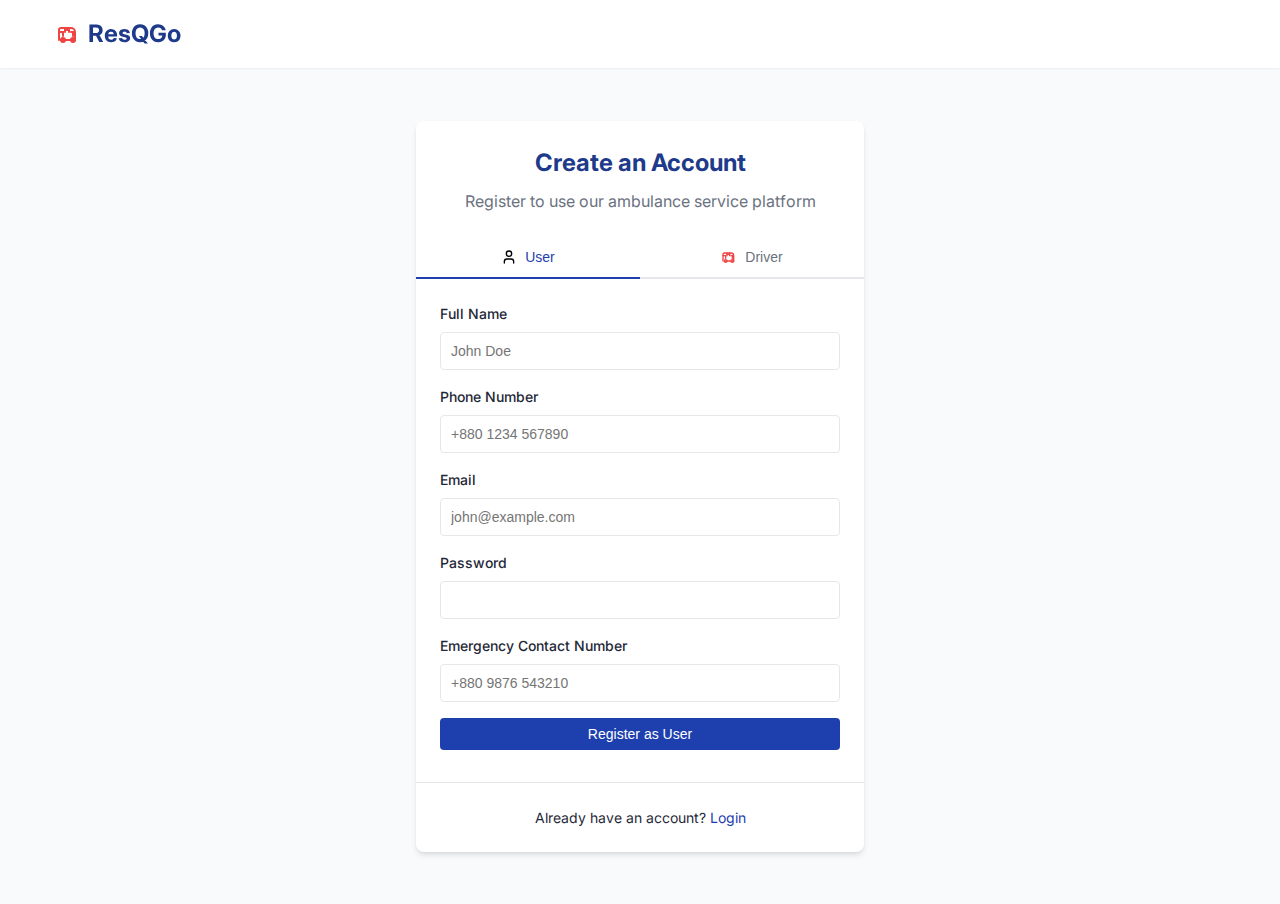
<file: register.html>
<!DOCTYPE html>
<html lang="en">
<head>
    <meta charset="UTF-8">
    <meta name="viewport" content="width=device-width, initial-scale=1.0">
    <title>Register - ResQGo</title>
    <link rel="stylesheet" href="styles.css">
    <link href="https://fonts.googleapis.com/css2?family=Inter:wght@400;500;600;700&display=swap" rel="stylesheet">
</head>
<body>
    <!-- Header -->
    <header class="header">
        <div class="container">
            <div class="header-content">
                <a href="index.html" class="logo">
                    <img src="images/ambulance-icon.svg" alt="Ambulance Icon" class="logo-icon">
                    <h1>ResQGo</h1>
                </a>
            </div>
        </div>
    </header>

    <!-- Main Content -->
    <main class="main-content">
        <div class="container">
            <div class="auth-card">
                <div class="auth-header">
                    <h2>Create an Account</h2>
                    <p>Register to use our ambulance service platform</p>
                </div>
                
                <div class="auth-tabs">
                    <div class="tab-header">
                        <button class="tab-button active" data-tab="user-tab">
                            <img src="images/user-icon.svg" alt="User Icon" class="tab-icon">
                            User
                        </button>
                        <button class="tab-button" data-tab="driver-tab">
                            <img src="images/ambulance-icon.svg" alt="Ambulance Icon" class="tab-icon">
                            Driver
                        </button>
                    </div>
                    
                    <div class="tab-content">
                        <!-- User Registration Form -->
                        <div class="tab-pane active" id="user-tab">
                            <form action="user-dashboard.html" method="get" class="auth-form">
                                <div class="form-group">
                                    <label for="user-name">Full Name</label>
                                    <input type="text" id="user-name" placeholder="John Doe" required>
                                </div>
                                
                                <div class="form-group">
                                    <label for="user-phone">Phone Number</label>
                                    <input type="tel" id="user-phone" placeholder="+880 1234 567890" required>
                                </div>
                                
                                <div class="form-group">
                                    <label for="user-email">Email</label>
                                    <input type="email" id="user-email" placeholder="john@example.com" required>
                                </div>
                                
                                <div class="form-group">
                                    <label for="user-password">Password</label>
                                    <input type="password" id="user-password" required>
                                </div>
                                
                                <div class="form-group">
                                    <label for="user-emergency-contact">Emergency Contact Number</label>
                                    <input type="tel" id="user-emergency-contact" placeholder="+880 9876 543210">
                                </div>
                                
                                <button type="submit" class="btn btn-primary btn-block">Register as User</button>
                            </form>
                        </div>
                        
                        <!-- Driver Registration Form -->
                        <div class="tab-pane" id="driver-tab">
                            <form action="driver-dashboard.html" method="get" class="auth-form">
                                <div class="form-group">
                                    <label for="driver-name">Full Name</label>
                                    <input type="text" id="driver-name" placeholder="John Doe" required>
                                </div>
                                
                                <div class="form-group">
                                    <label for="driver-phone">Phone Number</label>
                                    <input type="tel" id="driver-phone" placeholder="+880 1234 567890" required>
                                </div>
                                
                                <div class="form-group">
                                    <label for="driver-email">Email</label>
                                    <input type="email" id="driver-email" placeholder="john@example.com" required>
                                </div>
                                
                                <div class="form-group">
                                    <label for="driver-password">Password</label>
                                    <input type="password" id="driver-password" required>
                                </div>
                                
                                <div class="form-group">
                                    <label for="vehicle-number">Vehicle Registration Number</label>
                                    <input type="text" id="vehicle-number" placeholder="DHA-12-3456" required>
                                </div>
                                
                                <div class="form-group">
                                    <label for="vehicle-type">Vehicle Type</label>
                                    <input type="text" id="vehicle-type" placeholder="Basic/ICU/Freezer" required>
                                </div>
                                
                                <button type="submit" class="btn btn-primary btn-block">Register as Driver</button>
                            </form>
                        </div>
                    </div>
                </div>
                
                <div class="auth-footer">
                    <p>Already have an account? <a href="login.html">Login</a></p>
                </div>
            </div>
        </div>
    </main>

    <script>
        // Simple tab functionality
        document.addEventListener('DOMContentLoaded', function() {
            const tabButtons = document.querySelectorAll('.tab-button');
            const tabPanes = document.querySelectorAll('.tab-pane');
            
            tabButtons.forEach(button => {
                button.addEventListener('click', function() {
                    // Remove active class from all buttons and panes
                    tabButtons.forEach(btn => btn.classList.remove('active'));
                    tabPanes.forEach(pane => pane.classList.remove('active'));
                    
                    // Add active class to clicked button
                    this.classList.add('active');
                    
                    // Show corresponding tab pane
                    const tabId = this.getAttribute('data-tab');
                    document.getElementById(tabId).classList.add('active');
                });
            });
        });
    </script>
</body>
</html>
</file>
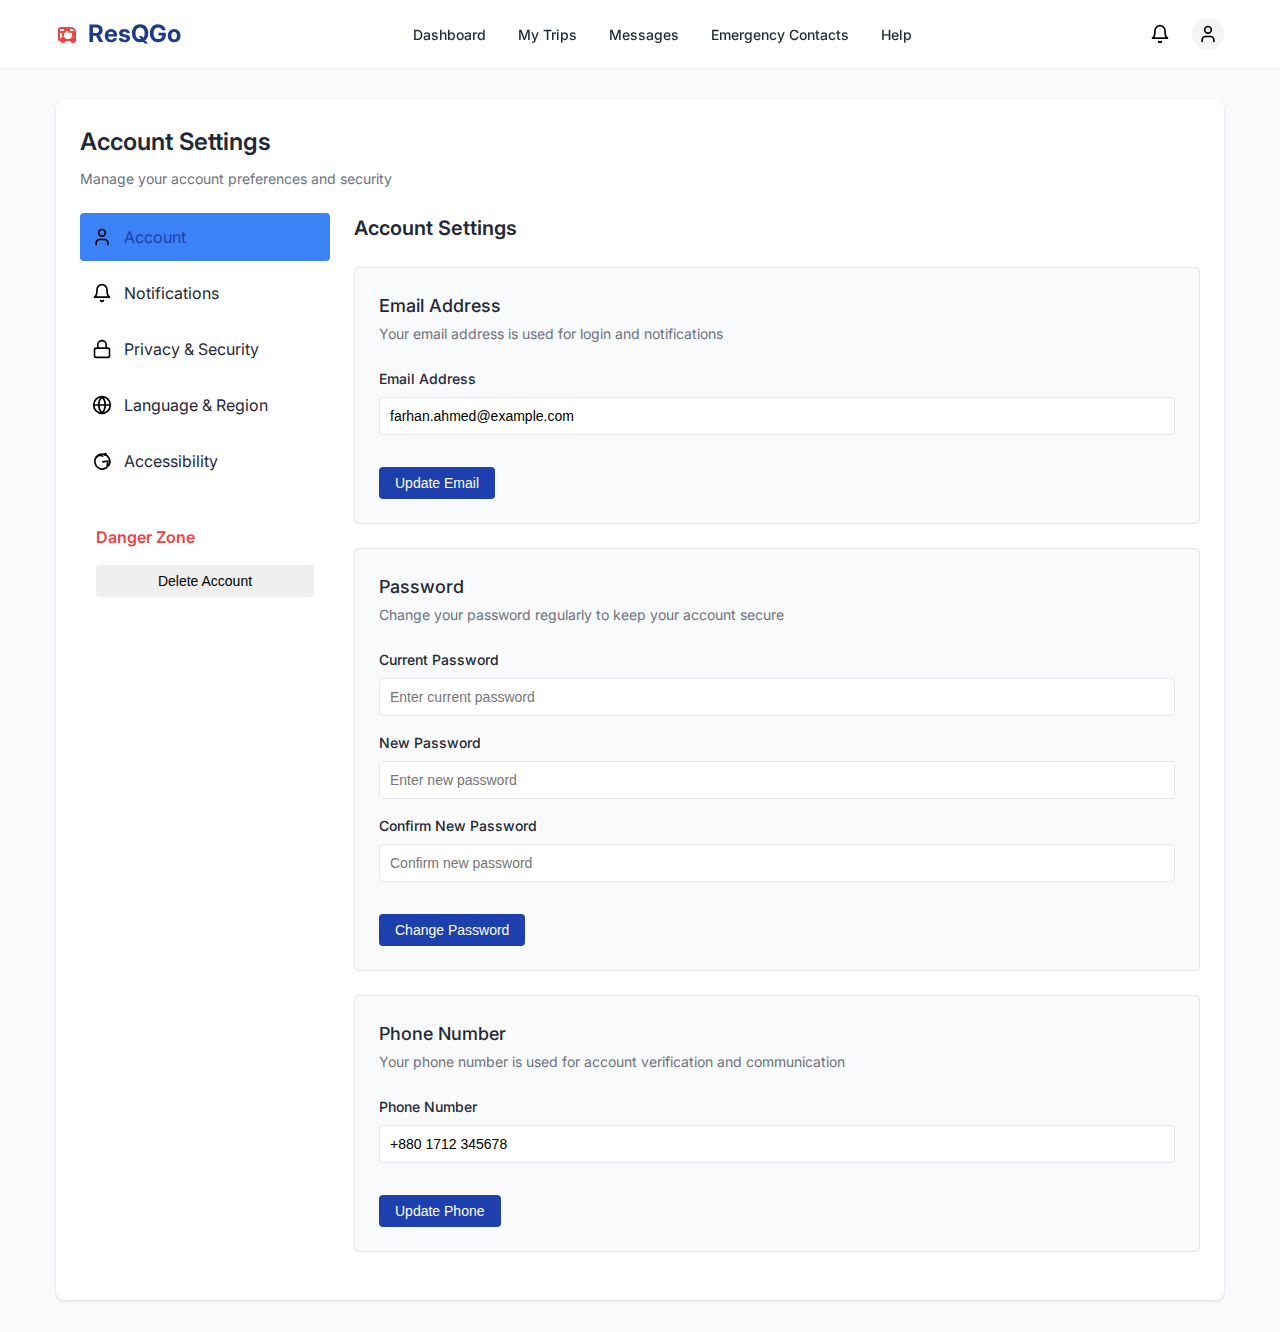
<file: settings.html>
<!DOCTYPE html>
<html lang="en">
<head>
    <meta charset="UTF-8">
    <meta name="viewport" content="width=device-width, initial-scale=1.0">
    <title>Account Settings - ResQGo</title>
    <link rel="stylesheet" href="styles.css">
    <link href="https://fonts.googleapis.com/css2?family=Inter:wght@400;500;600;700&display=swap" rel="stylesheet">
</head>
<body>
    <!-- Header -->
    <header class="header dashboard-header">
        <div class="container">
            <div class="header-content">
                <a href="user-dashboard.html" class="logo">
                    <img src="images/ambulance-icon.svg" alt="Ambulance Icon" class="logo-icon">
                    <h1>ResQGo</h1>
                </a>
                
                <nav class="main-nav">
                    <ul class="nav-list">
                        <li><a href="user-dashboard.html">Dashboard</a></li>
                        <li><a href="trips.html">My Trips</a></li>
                        <li><a href="user-messages.html">Messages</a></li>
                        <li><a href="emergency-contacts.html">Emergency Contacts</a></li>
                        <li><a href="help.html">Help</a></li>
                    </ul>
                </nav>
                
                <div class="user-menu">
                    <a href="#" class="notification-icon">
                        <img src="images/bell-icon.svg" alt="Notifications">
                    </a>
                    <div class="user-dropdown">
                        <button class="user-dropdown-toggle">
                            <div class="user-avatar">
                                <img src="images/user-avatar.svg" alt="User">
                            </div>
                        </button>
                        <div class="user-dropdown-menu">
                            <a href="profile.html">Profile</a>
                            <a href="settings.html" class="active">Settings</a>
                            <a href="payment-methods.html">Payment Methods</a>
                            <a href="login.html">Logout</a>
                        </div>
                    </div>
                </div>
                
                <button class="mobile-menu-toggle">
                    <img src="images/menu-icon.svg" alt="Menu">
                </button>
            </div>
            
            <!-- Mobile Menu -->
            <div class="mobile-menu">
                <ul class="mobile-nav-list">
                    <li><a href="user-dashboard.html">Dashboard</a></li>
                    <li><a href="trips.html">My Trips</a></li>
                    <li><a href="user-messages.html">Messages</a></li>
                    <li><a href="emergency-contacts.html">Emergency Contacts</a></li>
                    <li><a href="help.html">Help</a></li>
                    <li><a href="profile.html">Profile</a></li>
                    <li><a href="settings.html">Settings</a></li>
                    <li><a href="login.html">Logout</a></li>
                </ul>
            </div>
        </div>
    </header>

    <!-- Main Content -->
    <main class="dashboard-content">
        <div class="container">
            <div class="settings-container">
                <div class="page-header">
                    <h2>Account Settings</h2>
                    <p>Manage your account preferences and security</p>
                </div>
                
                <div class="settings-content">
                    <div class="settings-sidebar">
                        <div class="settings-menu">
                            <a href="#account" class="settings-menu-item active">
                                <img src="images/user-icon.svg" alt="Account">
                                <span>Account</span>
                            </a>
                            <a href="#notifications" class="settings-menu-item">
                                <img src="images/bell-icon.svg" alt="Notifications">
                                <span>Notifications</span>
                            </a>
                            <a href="#privacy" class="settings-menu-item">
                                <img src="images/lock-icon.svg" alt="Privacy">
                                <span>Privacy & Security</span>
                            </a>
                            <a href="#language" class="settings-menu-item">
                                <img src="images/globe-icon.svg" alt="Language">
                                <span>Language & Region</span>
                            </a>
                            <a href="#accessibility" class="settings-menu-item">
                                <img src="images/accessibility-icon.svg" alt="Accessibility">
                                <span>Accessibility</span>
                            </a>
                        </div>
                        
                        <div class="danger-zone">
                            <h3>Danger Zone</h3>
                            <button class="btn btn-danger btn-block">Delete Account</button>
                        </div>
                    </div>
                    
                    <div class="settings-main">
                        <div class="settings-section active" id="account">
                            <h3>Account Settings</h3>
                            
                            <div class="settings-card">
                                <h4>Email Address</h4>
                                <p>Your email address is used for login and notifications</p>
                                
                                <div class="settings-form">
                                    <div class="form-group">
                                        <label for="email">Email Address</label>
                                        <input type="email" id="email" value="farhan.ahmed@example.com" class="form-control">
                                    </div>
                                    
                                    <div class="form-actions">
                                        <button class="btn btn-primary">Update Email</button>
                                    </div>
                                </div>
                            </div>
                            
                            <div class="settings-card">
                                <h4>Password</h4>
                                <p>Change your password regularly to keep your account secure</p>
                                
                                <div class="settings-form">
                                    <div class="form-group">
                                        <label for="currentPassword">Current Password</label>
                                        <input type="password" id="currentPassword" placeholder="Enter current password" class="form-control">
                                    </div>
                                    
                                    <div class="form-group">
                                        <label for="newPassword">New Password</label>
                                        <input type="password" id="newPassword" placeholder="Enter new password" class="form-control">
                                    </div>
                                    
                                    <div class="form-group">
                                        <label for="confirmPassword">Confirm New Password</label>
                                        <input type="password" id="confirmPassword" placeholder="Confirm new password" class="form-control">
                                    </div>
                                    
                                    <div class="form-actions">
                                        <button class="btn btn-primary">Change Password</button>
                                    </div>
                                </div>
                            </div>
                            
                            <div class="settings-card">
                                <h4>Phone Number</h4>
                                <p>Your phone number is used for account verification and communication</p>
                                
                                <div class="settings-form">
                                    <div class="form-group">
                                        <label for="phone">Phone Number</label>
                                        <input type="tel" id="phone" value="+880 1712 345678" class="form-control">
                                    </div>
                                    
                                    <div class="form-actions">
                                        <button class="btn btn-primary">Update Phone</button>
                                    </div>
                                </div>
                            </div>
                        </div>
                        
                        <div class="settings-section" id="notifications">
                            <h3>Notification Settings</h3>
                            
                            <div class="settings-card">
                                <h4>Push Notifications</h4>
                                <p>Control which notifications you receive on your device</p>
                                
                                <div class="settings-form">
                                    <div class="form-group">
                                        <label class="toggle-switch">
                                            <input type="checkbox" checked>
                                            <span class="toggle-slider"></span>
                                            <span class="toggle-label">Trip Updates</span>
                                        </label>
                                    </div>
                                    
                                    <div class="form-group">
                                        <label class="toggle-switch">
                                            <input type="checkbox" checked>
                                            <span class="toggle-slider"></span>
                                            <span class="toggle-label">Driver Messages</span>
                                        </label>
                                    </div>
                                    
                                    <div class="form-group">
                                        <label class="toggle-switch">
                                            <input type="checkbox" checked>
                                            <span class="toggle-slider"></span>
                                            <span class="toggle-label">Promotions and Offers</span>
                                        </label>
                                    </div>
                                    
                                    <div class="form-group">
                                        <label class="toggle-switch">
                                            <input type="checkbox">
                                            <span class="toggle-slider"></span>
                                            <span class="toggle-label">App Updates</span>
                                        </label>
                                    </div>
                                </div>
                            </div>
                            
                            <div class="settings-card">
                                <h4>Email Notifications</h4>
                                <p>Control which emails you receive from ResQGo</p>
                                
                                <div class="settings-form">
                                    <div class="form-group">
                                        <label class="toggle-switch">
                                            <input type="checkbox" checked>
                                            <span class="toggle-slider"></span>
                                            <span class="toggle-label">Trip Receipts</span>
                                        </label>
                                    </div>
                                    
                                    <div class="form-group">
                                        <label class="toggle-switch">
                                            <input type="checkbox" checked>
                                            <span class="toggle-slider"></span>
                                            <span class="toggle-label">Account Updates</span>
                                        </label>
                                    </div>
                                    
                                    <div class="form-group">
                                        <label class="toggle-switch">
                                            <input type="checkbox">
                                            <span class="toggle-slider"></span>
                                            <span class="toggle-label">Newsletter</span>
                                        </label>
                                    </div>
                                </div>
                            </div>
                        </div>
                    </div>
                </div>
            </div>
        </div>
    </main>

    <script>
        document.addEventListener('DOMContentLoaded', function() {
            // Mobile menu toggle
            const menuToggle = document.querySelector('.mobile-menu-toggle');
            const mobileMenu = document.querySelector('.mobile-menu');
            
            if (menuToggle && mobileMenu) {
                menuToggle.addEventListener('click', function() {
                    mobileMenu.classList.toggle('active');
                });
            }
            
            // User dropdown toggle
            const userDropdownToggle = document.querySelector('.user-dropdown-toggle');
            const userDropdownMenu = document.querySelector('.user-dropdown-menu');
            
            if (userDropdownToggle && userDropdownMenu) {
                userDropdownToggle.addEventListener('click', function() {
                    userDropdownMenu.classList.toggle('active');
                });
                
                // Close dropdown when clicking outside
                document.addEventListener('click', function(event) {
                    if (!event.target.closest('.user-dropdown')) {
                        userDropdownMenu.classList.remove('active');
                    }
                });
            }
            
            // Settings navigation
            const settingsLinks = document.querySelectorAll('.settings-menu-item');
            const settingsSections = document.querySelectorAll('.settings-section');
            
            settingsLinks.forEach(link => {
                link.addEventListener('click', function(e) {
                    e.preventDefault();
                    
                    // Remove active class from all links and sections
                    settingsLinks.forEach(l => l.classList.remove('active'));
                    settingsSections.forEach(s => s.classList.remove('active'));
                    
                    // Add active class to clicked link
                    this.classList.add('active');
                    
                    // Show corresponding section
                    const targetId = this.getAttribute('href').substring(1);
                    const targetSection = document.getElementById(targetId);
                    
                    if (targetSection) {
                        targetSection.classList.add('active');
                    }
                });
            });
        });
    </script>
</body>
</html>
</file>
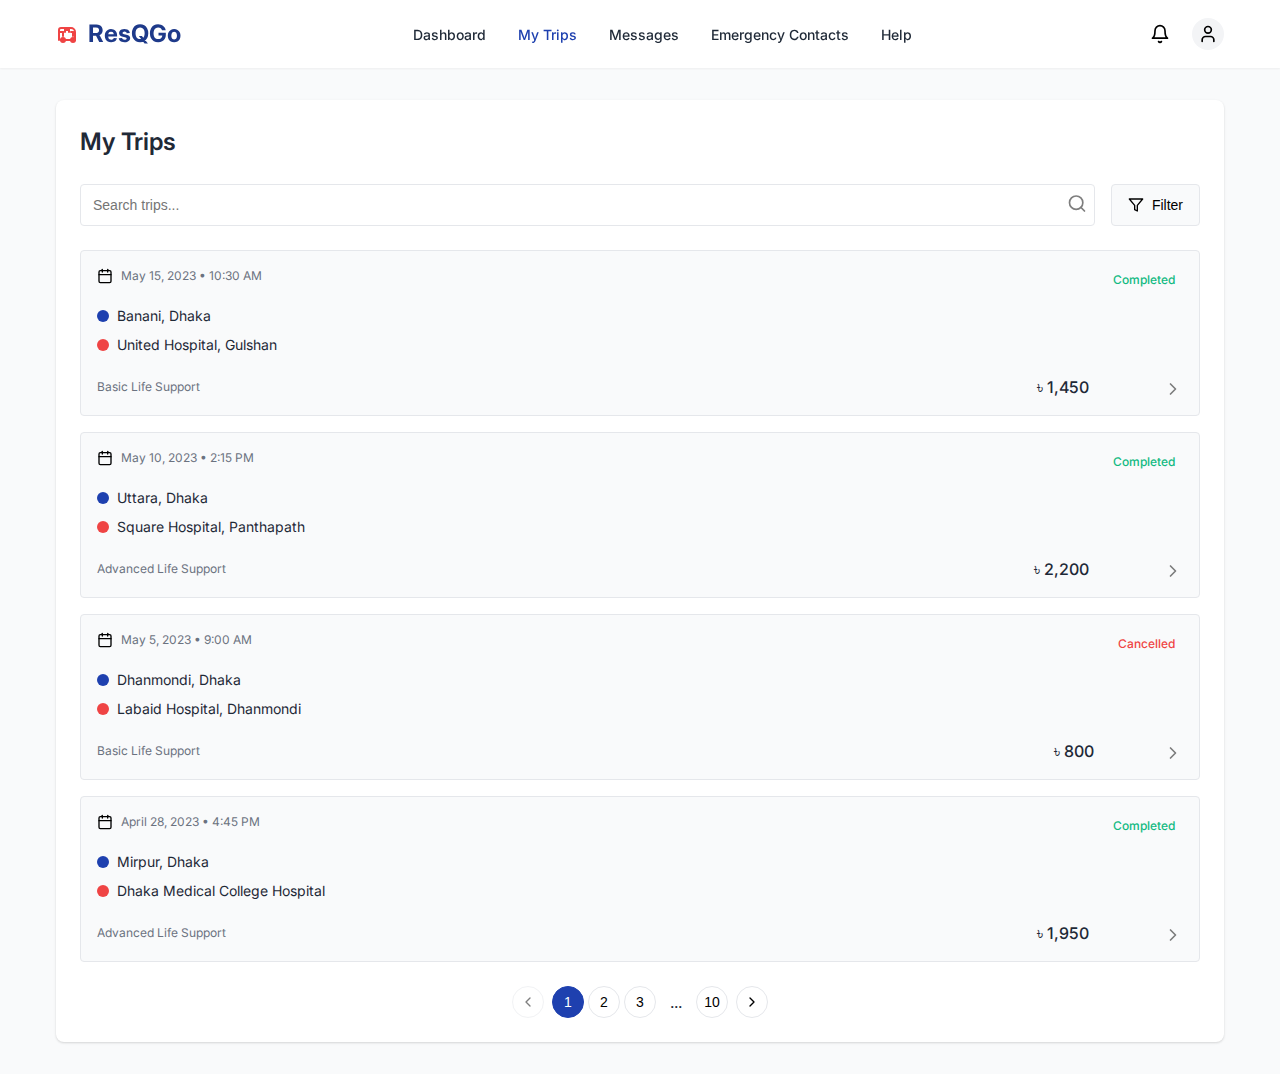
<file: trips.html>
<!DOCTYPE html>
<html lang="en">
<head>
    <meta charset="UTF-8">
    <meta name="viewport" content="width=device-width, initial-scale=1.0">
    <title>My Trips - ResQGo</title>
    <link rel="stylesheet" href="styles.css">
    <link href="https://fonts.googleapis.com/css2?family=Inter:wght@400;500;600;700&display=swap" rel="stylesheet">
</head>
<body>
    <!-- Header -->
    <header class="header dashboard-header">
        <div class="container">
            <div class="header-content">
                <a href="user-dashboard.html" class="logo">
                    <img src="images/ambulance-icon.svg" alt="Ambulance Icon" class="logo-icon">
                    <h1>ResQGo</h1>
                </a>
                
                <nav class="main-nav">
                    <ul class="nav-list">
                        <li><a href="user-dashboard.html">Dashboard</a></li>
                        <li><a href="trips.html" class="active">My Trips</a></li>
                        <li><a href="user-messages.html">Messages</a></li>
                        <li><a href="emergency-contacts.html">Emergency Contacts</a></li>
                        <li><a href="help.html">Help</a></li>
                    </ul>
                </nav>
                
                <div class="user-menu">
                    <a href="#" class="notification-icon">
                        <img src="images/bell-icon.svg" alt="Notifications">
                    </a>
                    <div class="user-dropdown">
                        <button class="user-dropdown-toggle">
                            <div class="user-avatar">
                                <img src="images/user-avatar.svg" alt="User">
                            </div>
                        </button>
                        <div class="user-dropdown-menu">
                            <a href="profile.html">Profile</a>
                            <a href="settings.html">Settings</a>
                            <a href="payment-methods.html">Payment Methods</a>
                            <a href="login.html">Logout</a>
                        </div>
                    </div>
                </div>
                
                <button class="mobile-menu-toggle">
                    <img src="images/menu-icon.svg" alt="Menu">
                </button>
            </div>
            
            <!-- Mobile Menu -->
            <div class="mobile-menu">
                <ul class="mobile-nav-list">
                    <li><a href="user-dashboard.html">Dashboard</a></li>
                    <li><a href="trips.html">My Trips</a></li>
                    <li><a href="user-messages.html">Messages</a></li>
                    <li><a href="emergency-contacts.html">Emergency Contacts</a></li>
                    <li><a href="help.html">Help</a></li>
                    <li><a href="profile.html">Profile</a></li>
                    <li><a href="settings.html">Settings</a></li>
                    <li><a href="login.html">Logout</a></li>
                </ul>
            </div>
        </div>
    </header>

    <!-- Main Content -->
    <main class="dashboard-content">
        <div class="container">
            <div class="trips-container">
                <div class="page-header">
                    <h2>My Trips</h2>
                    <div class="trips-filter">
                        <div class="search-box">
                            <input type="text" placeholder="Search trips...">
                            <button class="search-btn">
                                <img src="images/search-icon.svg" alt="Search">
                            </button>
                        </div>
                        
                        <div class="filter-dropdown">
                            <button class="filter-btn">
                                <img src="images/filter-icon.svg" alt="Filter">
                                <span>Filter</span>
                            </button>
                            <div class="filter-menu">
                                <div class="filter-group">
                                    <h4>Trip Status</h4>
                                    <label class="checkbox-container">
                                        <input type="checkbox" checked>
                                        <span class="checkmark"></span>
                                        All
                                    </label>
                                    <label class="checkbox-container">
                                        <input type="checkbox">
                                        <span class="checkmark"></span>
                                        Completed
                                    </label>
                                    <label class="checkbox-container">
                                        <input type="checkbox">
                                        <span class="checkmark"></span>
                                        Cancelled
                                    </label>
                                </div>
                                
                                <div class="filter-group">
                                    <h4>Date Range</h4>
                                    <div class="date-inputs">
                                        <input type="date" placeholder="From">
                                        <input type="date" placeholder="To">
                                    </div>
                                </div>
                                
                                <div class="filter-actions">
                                    <button class="btn btn-secondary">Reset</button>
                                    <button class="btn btn-primary">Apply</button>
                                </div>
                            </div>
                        </div>
                    </div>
                </div>
                
                <div class="trips-list">
                    <a href="trip-details.html" class="trip-card">
                        <div class="trip-info">
                            <div class="trip-date">
                                <img src="images/calendar-icon.svg" alt="Date">
                                <span>May 15, 2023 • 10:30 AM</span>
                            </div>
                            <div class="trip-route">
                                <div class="route-points">
                                    <div class="route-point">
                                        <span class="point-marker pickup"></span>
                                        <span class="point-address">Banani, Dhaka</span>
                                    </div>
                                    <div class="route-point">
                                        <span class="point-marker dropoff"></span>
                                        <span class="point-address">United Hospital, Gulshan</span>
                                    </div>
                                </div>
                            </div>
                            <div class="trip-details">
                                <div class="trip-type">
                                    <span>Basic Life Support</span>
                                </div>
                                <div class="trip-price">
                                    <span>৳ 1,450</span>
                                </div>
                            </div>
                        </div>
                        <div class="trip-status">
                            <span class="status-badge completed">Completed</span>
                            <img src="images/chevron-right-icon.svg" alt="View" class="view-icon">
                        </div>
                    </a>
                    
                    <a href="trip-details.html" class="trip-card">
                        <div class="trip-info">
                            <div class="trip-date">
                                <img src="images/calendar-icon.svg" alt="Date">
                                <span>May 10, 2023 • 2:15 PM</span>
                            </div>
                            <div class="trip-route">
                                <div class="route-points">
                                    <div class="route-point">
                                        <span class="point-marker pickup"></span>
                                        <span class="point-address">Uttara, Dhaka</span>
                                    </div>
                                    <div class="route-point">
                                        <span class="point-marker dropoff"></span>
                                        <span class="point-address">Square Hospital, Panthapath</span>
                                    </div>
                                </div>
                            </div>
                            <div class="trip-details">
                                <div class="trip-type">
                                    <span>Advanced Life Support</span>
                                </div>
                                <div class="trip-price">
                                    <span>৳ 2,200</span>
                                </div>
                            </div>
                        </div>
                        <div class="trip-status">
                            <span class="status-badge completed">Completed</span>
                            <img src="images/chevron-right-icon.svg" alt="View" class="view-icon">
                        </div>
                    </a>
                    
                    <a href="trip-details.html" class="trip-card">
                        <div class="trip-info">
                            <div class="trip-date">
                                <img src="images/calendar-icon.svg" alt="Date">
                                <span>May 5, 2023 • 9:00 AM</span>
                            </div>
                            <div class="trip-route">
                                <div class="route-points">
                                    <div class="route-point">
                                        <span class="point-marker pickup"></span>
                                        <span class="point-address">Dhanmondi, Dhaka</span>
                                    </div>
                                    <div class="route-point">
                                        <span class="point-marker dropoff"></span>
                                        <span class="point-address">Labaid Hospital, Dhanmondi</span>
                                    </div>
                                </div>
                            </div>
                            <div class="trip-details">
                                <div class="trip-type">
                                    <span>Basic Life Support</span>
                                </div>
                                <div class="trip-price">
                                    <span>৳ 800</span>
                                </div>
                            </div>
                        </div>
                        <div class="trip-status">
                            <span class="status-badge cancelled">Cancelled</span>
                            <img src="images/chevron-right-icon.svg" alt="View" class="view-icon">
                        </div>
                    </a>
                    
                    <a href="trip-details.html" class="trip-card">
                        <div class="trip-info">
                            <div class="trip-date">
                                <img src="images/calendar-icon.svg" alt="Date">
                                <span>April 28, 2023 • 4:45 PM</span>
                            </div>
                            <div class="trip-route">
                                <div class="route-points">
                                    <div class="route-point">
                                        <span class="point-marker pickup"></span>
                                        <span class="point-address">Mirpur, Dhaka</span>
                                    </div>
                                    <div class="route-point">
                                        <span class="point-marker dropoff"></span>
                                        <span class="point-address">Dhaka Medical College Hospital</span>
                                    </div>
                                </div>
                            </div>
                            <div class="trip-details">
                                <div class="trip-type">
                                    <span>Advanced Life Support</span>
                                </div>
                                <div class="trip-price">
                                    <span>৳ 1,950</span>
                                </div>
                            </div>
                        </div>
                        <div class="trip-status">
                            <span class="status-badge completed">Completed</span>
                            <img src="images/chevron-right-icon.svg" alt="View" class="view-icon">
                        </div>
                    </a>
                </div>
                
                <div class="pagination">
                    <button class="pagination-btn prev disabled">
                        <img src="images/chevron-left-icon.svg" alt="Previous">
                    </button>
                    <div class="pagination-pages">
                        <button class="pagination-page active">1</button>
                        <button class="pagination-page">2</button>
                        <button class="pagination-page">3</button>
                        <span class="pagination-ellipsis">...</span>
                        <button class="pagination-page">10</button>
                    </div>
                    <button class="pagination-btn next">
                        <img src="images/chevron-right-icon.svg" alt="Next">
                    </button>
                </div>
            </div>
        </div>
    </main>

    <script>
        document.addEventListener('DOMContentLoaded', function() {
            // Mobile menu toggle
            const menuToggle = document.querySelector('.mobile-menu-toggle');
            const mobileMenu = document.querySelector('.mobile-menu');
            
            if (menuToggle && mobileMenu) {
                menuToggle.addEventListener('click', function() {
                    mobileMenu.classList.toggle('active');
                });
            }
            
            // User dropdown toggle
            const userDropdownToggle = document.querySelector('.user-dropdown-toggle');
            const userDropdownMenu = document.querySelector('.user-dropdown-menu');
            
            if (userDropdownToggle && userDropdownMenu) {
                userDropdownToggle.addEventListener('click', function() {
                    userDropdownMenu.classList.toggle('active');
                });
                
                // Close dropdown when clicking outside
                document.addEventListener('click', function(event) {
                    if (!event.target.closest('.user-dropdown')) {
                        userDropdownMenu.classList.remove('active');
                    }
                });
            }
            
            // Filter dropdown toggle
            const filterBtn = document.querySelector('.filter-btn');
            const filterMenu = document.querySelector('.filter-menu');
            
            if (filterBtn && filterMenu) {
                filterBtn.addEventListener('click', function() {
                    filterMenu.classList.toggle('active');
                });
                
                // Close filter menu when clicking outside
                document.addEventListener('click', function(event) {
                    if (!event.target.closest('.filter-dropdown')) {
                        filterMenu.classList.remove('active');
                    }
                });
            }
        });
    </script>
</body>
</html>
</file>
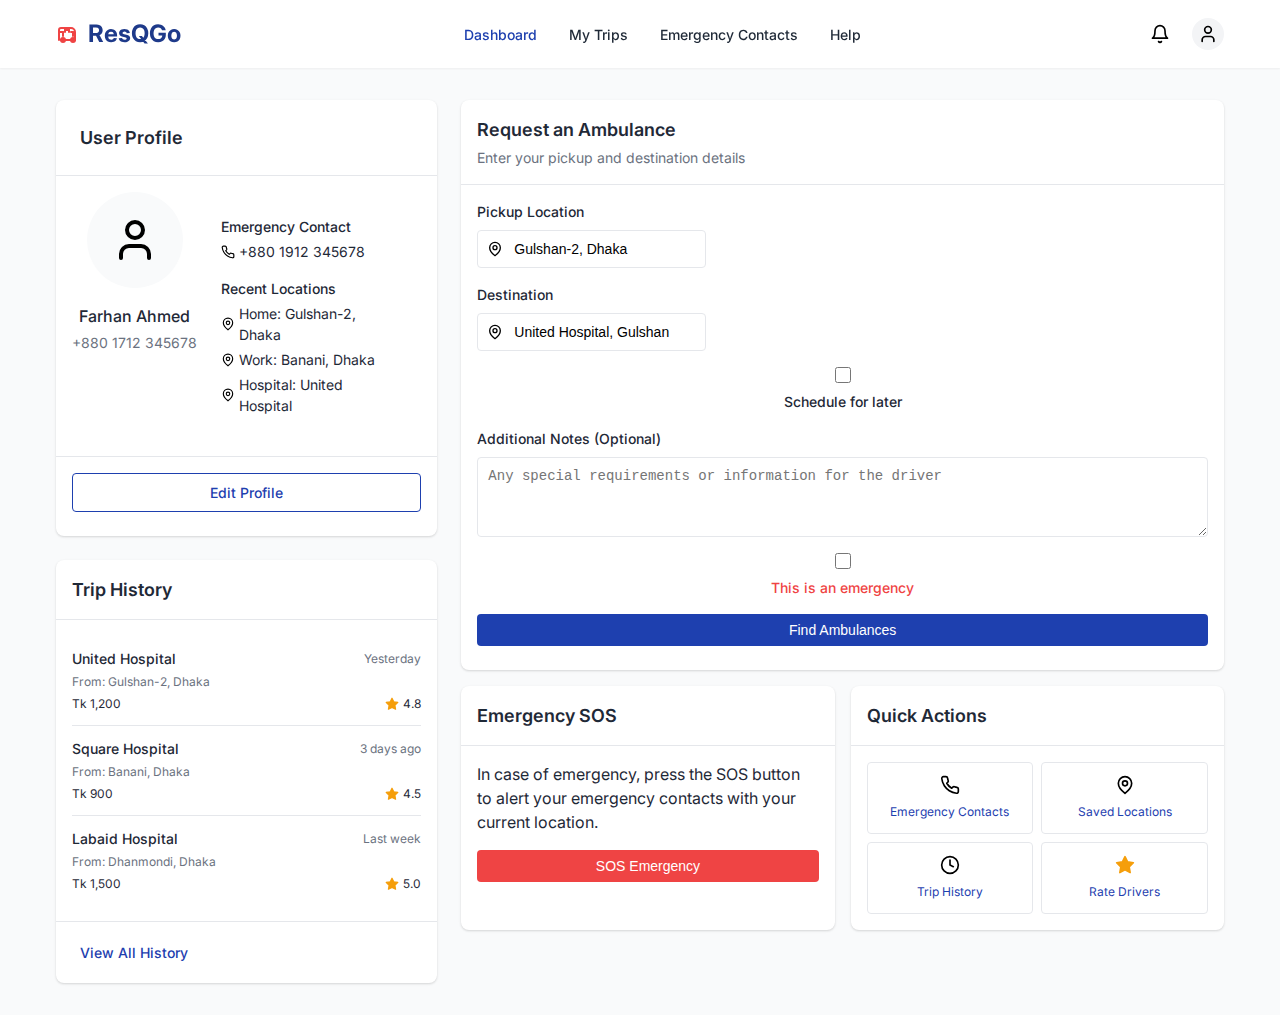
<file: user-dashboard.html>
<!DOCTYPE html>
<html lang="en">
<head>
    <meta charset="UTF-8">
    <meta name="viewport" content="width=device-width, initial-scale=1.0">
    <title>User Dashboard - ResQGo</title>
    <link rel="stylesheet" href="styles.css">
    <link href="https://fonts.googleapis.com/css2?family=Inter:wght@400;500;600;700&display=swap" rel="stylesheet">
</head>
<body>
    <!-- Header -->
    <header class="header dashboard-header">
        <div class="container">
            <div class="header-content">
                <a href="user-dashboard.html" class="logo">
                    <img src="images/ambulance-icon.svg" alt="Ambulance Icon" class="logo-icon">
                    <h1>ResQGo</h1>
                </a>
                
                <nav class="main-nav">
                    <ul class="nav-list">
                        <li><a href="user-dashboard.html" class="active">Dashboard</a></li>
                        <li><a href="trips.html">My Trips</a></li>
                        <li><a href="emergency-contacts.html">Emergency Contacts</a></li>
                        <li><a href="help.html">Help</a></li>
                    </ul>
                </nav>
                
                <div class="user-menu">
                    <a href="#" class="notification-icon">
                        <img src="images/bell-icon.svg" alt="Notifications">
                    </a>
                    <div class="user-dropdown">
                        <button class="user-dropdown-toggle">
                            <div class="user-avatar">
                                <img src="images/user-avatar.svg" alt="User">
                            </div>
                        </button>
                        <div class="user-dropdown-menu">
                            <a href="profile.html">Profile</a>
                            <a href="settings.html">Settings</a>
                            <a href="payment-methods.html">Payment Methods</a>
                            <a href="login.html">Logout</a>
                        </div>
                    </div>
                </div>
                
                <button class="mobile-menu-toggle">
                    <img src="images/menu-icon.svg" alt="Menu">
                </button>
            </div>
            
            <!-- Mobile Menu -->
            <div class="mobile-menu">
                <ul class="mobile-nav-list">
                    <li><a href="user-dashboard.html">Dashboard</a></li>
                    <li><a href="trips.html">My Trips</a></li>
                    <li><a href="emergency-contacts.html">Emergency Contacts</a></li>
                    <li><a href="help.html">Help</a></li>
                    <li><a href="profile.html">Profile</a></li>
                    <li><a href="settings.html">Settings</a></li>
                    <li><a href="login.html">Logout</a></li>
                </ul>
            </div>
        </div>
    </header>

    <!-- Main Content -->
    <main class="dashboard-content">
        <div class="container">
            <div class="dashboard-grid">
                <!-- Left Sidebar -->
                <div class="dashboard-sidebar">
                    <div class="profile-card">
                        <div class="profile-header">
                            <h3>User Profile</h3>
                        </div>
                        <div class="profile-content">
                            <div class="profile-info">
                                <div class="profile-avatar">
                                    <img src="images/user-avatar.svg" alt="User">
                                </div>
                                <h4>Farhan Ahmed</h4>
                                <p>+880 1712 345678</p>
                            </div>
                            
                            <div class="profile-details">
                                <div class="detail-group">
                                    <h5>Emergency Contact</h5>
                                    <p>
                                        <img src="images/phone-icon.svg" alt="Phone" class="detail-icon">
                                        +880 1912 345678
                                    </p>
                                </div>
                                
                                <div class="detail-group">
                                    <h5>Recent Locations</h5>
                                    <ul class="locations-list">
                                        <li>
                                            <img src="images/location-icon.svg" alt="Location" class="detail-icon">
                                            Home: Gulshan-2, Dhaka
                                        </li>
                                        <li>
                                            <img src="images/location-icon.svg" alt="Location" class="detail-icon">
                                            Work: Banani, Dhaka
                                        </li>
                                        <li>
                                            <img src="images/location-icon.svg" alt="Location" class="detail-icon">
                                            Hospital: United Hospital
                                        </li>
                                    </ul>
                                </div>
                            </div>
                        </div>
                        <div class="profile-footer">
                            <a href="profile/edit.html" class="btn btn-outline btn-block">Edit Profile</a>
                        </div>
                    </div>
                    
                    <div class="trip-history-card">
                        <div class="card-header">
                            <h3>Trip History</h3>
                        </div>
                        <div class="card-content">
                            <div class="trip-item">
                                <div class="trip-header">
                                    <span class="trip-destination">United Hospital</span>
                                    <span class="trip-date">Yesterday</span>
                                </div>
                                <p class="trip-origin">From: Gulshan-2, Dhaka</p>
                                <div class="trip-footer">
                                    <span class="trip-fare">Tk 1,200</span>
                                    <div class="trip-rating">
                                        <img src="images/star-icon.svg" alt="Star" class="rating-icon">
                                        <span>4.8</span>
                                    </div>
                                </div>
                            </div>
                            
                            <div class="trip-item">
                                <div class="trip-header">
                                    <span class="trip-destination">Square Hospital</span>
                                    <span class="trip-date">3 days ago</span>
                                </div>
                                <p class="trip-origin">From: Banani, Dhaka</p>
                                <div class="trip-footer">
                                    <span class="trip-fare">Tk 900</span>
                                    <div class="trip-rating">
                                        <img src="images/star-icon.svg" alt="Star" class="rating-icon">
                                        <span>4.5</span>
                                    </div>
                                </div>
                            </div>
                            
                            <div class="trip-item">
                                <div class="trip-header">
                                    <span class="trip-destination">Labaid Hospital</span>
                                    <span class="trip-date">Last week</span>
                                </div>
                                <p class="trip-origin">From: Dhanmondi, Dhaka</p>
                                <div class="trip-footer">
                                    <span class="trip-fare">Tk 1,500</span>
                                    <div class="trip-rating">
                                        <img src="images/star-icon.svg" alt="Star" class="rating-icon">
                                        <span>5.0</span>
                                    </div>
                                </div>
                            </div>
                        </div>
                        <div class="card-footer">
                            <a href="trips.html" class="btn btn-text">View All History</a>
                        </div>
                    </div>
                </div>
                
                <!-- Main Dashboard Area -->
                <div class="dashboard-main">
                    <div class="request-card">
                        <div class="card-header">
                            <h3>Request an Ambulance</h3>
                            <p>Enter your pickup and destination details</p>
                        </div>
                        <div class="card-content">
                            <form action="#" method="post" class="request-form" id="requestForm">
                                <div class="form-group">
                                    <label for="pickup">Pickup Location</label>
                                    <div class="input-icon">
                                        <img src="images/location-icon.svg" alt="Location" class="input-icon-img">
                                        <input type="text" id="pickup" placeholder="Enter pickup address" value="Gulshan-2, Dhaka" required>
                                    </div>
                                </div>
                                
                                <div class="form-group">
                                    <label for="destination">Destination</label>
                                    <div class="input-icon">
                                        <img src="images/location-icon.svg" alt="Location" class="input-icon-img">
                                        <input type="text" id="destination" placeholder="Enter destination address" value="United Hospital, Gulshan" required>
                                    </div>
                                </div>
                                
                                <div class="form-group checkbox-group">
                                    <input type="checkbox" id="schedule" class="checkbox">
                                    <label for="schedule">Schedule for later</label>
                                </div>
                                
                                <div class="schedule-options hidden">
                                    <div class="form-row">
                                        <div class="form-group">
                                            <label for="date">Date</label>
                                            <div class="input-icon">
                                                <img src="images/calendar-icon.svg" alt="Calendar" class="input-icon-img">
                                                <input type="date" id="date">
                                            </div>
                                        </div>
                                        
                                        <div class="form-group">
                                            <label for="time">Time</label>
                                            <div class="input-icon">
                                                <img src="images/clock-icon.svg" alt="Clock" class="input-icon-img">
                                                <input type="time" id="time">
                                            </div>
                                        </div>
                                    </div>
                                </div>
                                
                                <div class="form-group">
                                    <label for="notes">Additional Notes (Optional)</label>
                                    <textarea id="notes" placeholder="Any special requirements or information for the driver"></textarea>
                                </div>
                                
                                <div class="form-group checkbox-group">
                                    <input type="checkbox" id="emergency" class="checkbox">
                                    <label for="emergency" class="emergency-label">This is an emergency</label>
                                </div>
                                
                                <button type="button" class="btn btn-primary btn-block" id="findAmbulancesBtn">Find Ambulances</button>
                            </form>
                            
                            <!-- Fare Offers (Initially Hidden) -->
                            <div class="fare-offers hidden" id="fareOffers">
                                <p class="offers-count">3 ambulances available nearby. Select one to proceed.</p>
                                
                                <div class="offer-card">
                                    <div class="offer-header">
                                        <div class="driver-info">
                                            <div class="driver-avatar">
                                                <img src="images/ambulance-icon.svg" alt="Ambulance">
                                            </div>
                                            <div>
                                                <h4>Ahmed Khan</h4>
                                                <div class="driver-details">
                                                    <div class="rating">
                                                        <img src="images/star-icon.svg" alt="Star" class="rating-icon">
                                                        <span>4.8</span>
                                                    </div>
                                                    <span class="separator">•</span>
                                                    <span>Basic Ambulance</span>
                                                </div>
                                            </div>
                                        </div>
                                        <div class="fare-info">
                                            <p class="fare-amount">Tk 1200</p>
                                            <p class="fare-label">Proposed fare</p>
                                        </div>
                                    </div>
                                    
                                    <div class="offer-details">
                                        <div class="detail-item">
                                            <img src="images/clock-icon.svg" alt="Clock" class="detail-icon">
                                            <span>10 mins</span>
                                        </div>
                                        <div class="detail-item">
                                            <img src="images/location-icon.svg" alt="Location" class="detail-icon">
                                            <span>3.2 km</span>
                                        </div>
                                    </div>
                                    
                                    <div class="offer-actions">
                                        <button class="btn btn-primary select-offer-btn">Select</button>
                                    </div>
                                </div>
                                
                                <div class="offer-card">
                                    <div class="offer-header">
                                        <div class="driver-info">
                                            <div class="driver-avatar">
                                                <img src="images/ambulance-icon.svg" alt="Ambulance">
                                            </div>
                                            <div>
                                                <h4>Rahima Begum</h4>
                                                <div class="driver-details">
                                                    <div class="rating">
                                                        <img src="images/star-icon.svg" alt="Star" class="rating-icon">
                                                        <span>4.9</span>
                                                    </div>
                                                    <span class="separator">•</span>
                                                    <span>ICU Ambulance</span>
                                                </div>
                                            </div>
                                        </div>
                                        <div class="fare-info">
                                            <p class="fare-amount">Tk 2500</p>
                                            <p class="fare-label">Proposed fare</p>
                                        </div>
                                    </div>
                                    
                                    <div class="offer-details">
                                        <div class="detail-item">
                                            <img src="images/clock-icon.svg" alt="Clock" class="detail-icon">
                                            <span>12 mins</span>
                                        </div>
                                        <div class="detail-item">
                                            <img src="images/location-icon.svg" alt="Location" class="detail-icon">
                                            <span>3.5 km</span>
                                        </div>
                                    </div>
                                    
                                    <div class="offer-actions">
                                        <button class="btn btn-primary select-offer-btn">Select</button>
                                    </div>
                                </div>
                                
                                <div class="offer-card">
                                    <div class="offer-header">
                                        <div class="driver-info">
                                            <div class="driver-avatar">
                                                <img src="images/ambulance-icon.svg" alt="Ambulance">
                                            </div>
                                            <div>
                                                <h4>Kamal Hossain</h4>
                                                <div class="driver-details">
                                                    <div class="rating">
                                                        <img src="images/star-icon.svg" alt="Star" class="rating-icon">
                                                        <span>4.6</span>
                                                    </div>
                                                    <span class="separator">•</span>
                                                    <span>Basic Ambulance</span>
                                                </div>
                                            </div>
                                        </div>
                                        <div class="fare-info">
                                            <p class="fare-amount">Tk 1100</p>
                                            <p class="fare-label">Proposed fare</p>
                                        </div>
                                    </div>
                                    
                                    <div class="offer-details">
                                        <div class="detail-item">
                                            <img src="images/clock-icon.svg" alt="Clock" class="detail-icon">
                                            <span>15 mins</span>
                                        </div>
                                        <div class="detail-item">
                                            <img src="images/location-icon.svg" alt="Location" class="detail-icon">
                                            <span>4.1 km</span>
                                        </div>
                                    </div>
                                    
                                    <div class="offer-actions">
                                        <button class="btn btn-primary select-offer-btn">Select</button>
                                    </div>
                                </div>
                            </div>
                            
                            <!-- Confirmed Ambulance (Initially Hidden) -->
                            <div class="confirmed-ambulance hidden" id="confirmedAmbulance">
                                <div class="confirmation-message">
                                    <div class="confirmation-icon">
                                        <img src="images/ambulance-icon.svg" alt="Ambulance">
                                    </div>
                                    <h3>Ambulance Confirmed!</h3>
                                    <p>Your ambulance is on the way to your location</p>
                                </div>
                                
                                <div class="driver-details-card">
                                    <h4>Driver Details</h4>
                                    <div class="driver-profile">
                                        <div class="driver-avatar">
                                            <img src="images/user-avatar.svg" alt="Driver">
                                        </div>
                                        <div class="driver-info">
                                            <p class="driver-name">Ahmed Khan</p>
                                            <div class="rating">
                                                <img src="images/star-icon.svg" alt="Star" class="rating-icon">
                                                <span>4.8</span>
                                            </div>
                                        </div>
                                        <a href="tel:+8801812345678" class="btn btn-outline btn-sm">
                                            <img src="images/phone-icon.svg" alt="Phone" class="btn-icon">
                                            Call
                                        </a>
                                    </div>
                                    
                                    <div class="trip-details-grid">
                                        <div class="trip-detail">
                                            <p class="detail-label">Vehicle Type</p>
                                            <p class="detail-value">Basic Ambulance</p>
                                        </div>
                                        <div class="trip-detail">
                                            <p class="detail-label">Fare</p>
                                            <p class="detail-value">Tk 1200</p>
                                        </div>
                                        <div class="trip-detail">
                                            <p class="detail-label">ETA</p>
                                            <p class="detail-value">10 mins</p>
                                        </div>
                                        <div class="trip-detail">
                                            <p class="detail-label">Distance</p>
                                            <p class="detail-value">3.2 km</p>
                                        </div>
                                    </div>
                                </div>
                                
                                <div class="new-request-action">
                                    <button class="btn btn-outline" id="newRequestBtn">New Request</button>
                                </div>
                            </div>
                        </div>
                    </div>
                    
                    <div class="action-cards">
                        <div class="emergency-card">
                            <div class="card-header">
                                <h3>Emergency SOS</h3>
                            </div>
                            <div class="card-content">
                                <p>In case of emergency, press the SOS button to alert your emergency contacts with your current location.</p>
                                <button class="btn btn-emergency btn-block">SOS Emergency</button>
                            </div>
                        </div>
                        
                        <div class="quick-actions-card">
                            <div class="card-header">
                                <h3>Quick Actions</h3>
                            </div>
                            <div class="card-content">
                                <div class="quick-actions-grid">
                                    <a href="emergency-contacts.html" class="quick-action-btn">
                                        <img src="images/phone-icon.svg" alt="Phone" class="action-icon">
                                        <span>Emergency Contacts</span>
                                    </a>
                                    <a href="saved-locations.html" class="quick-action-btn">
                                        <img src="images/location-icon.svg" alt="Location" class="action-icon">
                                        <span>Saved Locations</span>
                                    </a>
                                    <a href="trips.html" class="quick-action-btn">
                                        <img src="images/clock-icon.svg" alt="Clock" class="action-icon">
                                        <span>Trip History</span>
                                    </a>
                                    <a href="rate-drivers.html" class="quick-action-btn">
                                        <img src="images/star-icon.svg" alt="Star" class="action-icon">
                                        <span>Rate Drivers</span>
                                    </a>
                                </div>
                            </div>
                        </div>
                    </div>
                </div>
            </div>
        </div>
    </main>

    <script>
        // Mobile menu toggle
        document.addEventListener('DOMContentLoaded', function() {
            const menuToggle = document.querySelector('.mobile-menu-toggle');
            const mobileMenu = document.querySelector('.mobile-menu');
            
            if (menuToggle && mobileMenu) {
                menuToggle.addEventListener('click', function() {
                    mobileMenu.classList.toggle('active');
                });
            }
            
            // User dropdown toggle
            const userDropdownToggle = document.querySelector('.user-dropdown-toggle');
            const userDropdownMenu = document.querySelector('.user-dropdown-menu');
            
            if (userDropdownToggle && userDropdownMenu) {
                userDropdownToggle.addEventListener('click', function() {
                    userDropdownMenu.classList.toggle('active');
                });
                
                // Close dropdown when clicking outside
                document.addEventListener('click', function(event) {
                    if (!event.target.closest('.user-dropdown')) {
                        userDropdownMenu.classList.remove('active');
                    }
                });
            }
            
            // Schedule checkbox toggle
            const scheduleCheckbox = document.getElementById('schedule');
            const scheduleOptions = document.querySelector('.schedule-options');
            
            if (scheduleCheckbox && scheduleOptions) {
                scheduleCheckbox.addEventListener('change', function() {
                    if (this.checked) {
                        scheduleOptions.classList.remove('hidden');
                    } else {
                        scheduleOptions.classList.add('hidden');
                    }
                });
            }
            
            // Find Ambulances button
            const findAmbulancesBtn = document.getElementById('findAmbulancesBtn');
            const requestForm = document.getElementById('requestForm');
            const fareOffers = document.getElementById('fareOffers');
            
            if (findAmbulancesBtn && requestForm && fareOffers) {
                findAmbulancesBtn.addEventListener('click', function() {
                    requestForm.classList.add('hidden');
                    fareOffers.classList.remove('hidden');
                });
            }
            
            // Select Offer buttons
            const selectOfferBtns = document.querySelectorAll('.select-offer-btn');
            const confirmedAmbulance = document.getElementById('confirmedAmbulance');
            
            if (selectOfferBtns.length && confirmedAmbulance) {
                selectOfferBtns.forEach(button => {
                    button.addEventListener('click', function() {
                        fareOffers.classList.add('hidden');
                        confirmedAmbulance.classList.remove('hidden');
                    });
                });
            }
            
            // New Request button
            const newRequestBtn = document.getElementById('newRequestBtn');
            
            if (newRequestBtn && requestForm) {
                newRequestBtn.addEventListener('click', function() {
                    confirmedAmbulance.classList.add('hidden');
                    requestForm.classList.remove('hidden');
                });
            }
        });
    </script>
</body>
</html>
</file>
<file: styles.css>
/* Base Styles */
:root {
    --color-primary: #1e40af;
    --color-primary-light: #3b82f6;
    --color-primary-dark: #1e3a8a;
    --color-secondary: #f3f4f6;
    --color-accent: #ef4444;
    --color-text: #1f2937;
    --color-text-light: #6b7280;
    --color-background: #ffffff;
    --color-background-light: #f9fafb;
    --color-border: #e5e7eb;
    --color-success: #10b981;
    --color-warning: #f59e0b;
    --color-info: #3b82f6;
    --color-danger: #ef4444;
    --shadow-sm: 0 1px 2px 0 rgba(0, 0, 0, 0.05);
    --shadow: 0 1px 3px 0 rgba(0, 0, 0, 0.1), 0 1px 2px 0 rgba(0, 0, 0, 0.06);
    --shadow-md: 0 4px 6px -1px rgba(0, 0, 0, 0.1), 0 2px 4px -1px rgba(0, 0, 0, 0.06);
    --shadow-lg: 0 10px 15px -3px rgba(0, 0, 0, 0.1), 0 4px 6px -2px rgba(0, 0, 0, 0.05);
    --radius-sm: 0.125rem;
    --radius: 0.25rem;
    --radius-md: 0.375rem;
    --radius-lg: 0.5rem;
    --radius-xl: 0.75rem;
    --radius-2xl: 1rem;
}

* {
    margin: 0;
    padding: 0;
    box-sizing: border-box;
}

body {
    font-family: 'Inter', sans-serif;
    color: var(--color-text);
    background-color: var(--color-background-light);
    line-height: 1.5;
}

a {
    color: var(--color-primary);
    text-decoration: none;
}

a:hover {
    text-decoration: underline;
}

img {
    max-width: 100%;
    height: auto;
}

/* Container */
.container {
    width: 100%;
    max-width: 1200px;
    margin: 0 auto;
    padding: 0 1rem;
}

/* Header */
.header {
    background-color: var(--color-background);
    box-shadow: var(--shadow-sm);
    padding: 1rem 0;
    position: sticky;
    top: 0;
    z-index: 100;
}

.header-content {
    display: flex;
    justify-content: space-between;
    align-items: center;
}

.logo {
    display: flex;
    align-items: center;
    text-decoration: none;
}

.logo h1 {
    font-size: 1.5rem;
    font-weight: 700;
    color: var(--color-primary-dark);
    margin-left: 0.5rem;
}

.logo-icon {
    width: 1.5rem;
    height: 1.5rem;
}

.header-buttons {
    display: flex;
    gap: 0.5rem;
}

/* Buttons */
.btn {
    display: inline-flex;
    align-items: center;
    justify-content: center;
    padding: 0.5rem 1rem;
    border-radius: var(--radius);
    font-weight: 500;
    font-size: 0.875rem;
    cursor: pointer;
    transition: all 0.2s ease;
    border: none;
    text-decoration: none;
}

.btn:hover {
    text-decoration: none;
}

.btn-primary {
    background-color: var(--color-primary);
    color: white;
}

.btn-primary:hover {
    background-color: var(--color-primary-dark);
}

.btn-outline {
    background-color: transparent;
    color: var(--color-primary);
    border: 1px solid var(--color-primary);
}

.btn-outline:hover {
    background-color: var(--color-primary);
    color: white;
}

.btn-emergency {
    background-color: var(--color-accent);
    color: white;
}

.btn-emergency:hover {
    background-color: #dc2626;
}

.btn-success {
    background-color: var(--color-success);
    color: white;
}

.btn-success:hover {
    background-color: #059669;
}

.btn-text {
    background-color: transparent;
    color: var(--color-primary);
    padding: 0.25rem 0.5rem;
}

.btn-text:hover {
    background-color: var(--color-secondary);
}

.btn-block {
    width: 100%;
}

.btn-sm {
    padding: 0.25rem 0.5rem;
    font-size: 0.75rem;
}

.btn-icon {
    width: 1rem;
    height: 1rem;
    margin-right: 0.5rem;
}

/* Hero Section */
.hero {
    padding: 4rem 0;
    background-color: var(--color-background);
}

.hero-content {
    display: grid;
    grid-template-columns: 1fr;
    gap: 2rem;
}

.hero-text h1 {
    font-size: 2.5rem;
    font-weight: 700;
    color: var(--color-primary-dark);
    margin-bottom: 1rem;
    line-height: 1.2;
}

.hero-text p {
    font-size: 1.125rem;
    color: var(--color-text-light);
    margin-bottom: 2rem;
}

.hero-buttons {
    display: flex;
    flex-direction: column;
    gap: 1rem;
}

.hero-image {
    display: flex;
    justify-content: center;
    align-items: center;
}

.hero-image img {
    border-radius: var(--radius-lg);
    box-shadow: var(--shadow-lg);
}

/* Features Section */
.features {
    padding: 4rem 0;
    background-color: var(--color-background);
    border-radius: 1.5rem 1.5rem 0 0;
    margin-top: -1.5rem;
    box-shadow: var(--shadow-inner);
}

.section-title {
    font-size: 2rem;
    font-weight: 700;
    color: var(--color-primary-dark);
    text-align: center;
    margin-bottom: 3rem;
}

.features-grid {
    display: grid;
    grid-template-columns: 1fr;
    gap: 2rem;
}

.feature-card {
    background-color: var(--color-background);
    border-radius: var(--radius-lg);
    padding: 2rem;
    text-align: center;
    box-shadow: var(--shadow);
    transition: transform 0.2s ease, box-shadow 0.2s ease;
}

.feature-card:hover {
    transform: translateY(-5px);
    box-shadow: var(--shadow-md);
}

.feature-icon {
    width: 3rem;
    height: 3rem;
    margin-bottom: 1rem;
}

.feature-card h3 {
    font-size: 1.25rem;
    font-weight: 600;
    margin-bottom: 0.5rem;
}

.feature-card p {
    color: var(--color-text-light);
}

/* CTA Section */
.cta {
    padding: 4rem 0;
    background-color: var(--color-background-light);
}

.cta-content {
    max-width: 48rem;
    margin: 0 auto;
    text-align: center;
}

.cta-content h2 {
    font-size: 2rem;
    font-weight: 700;
    color: var(--color-primary-dark);
    margin-bottom: 1rem;
}

.cta-content p {
    font-size: 1.125rem;
    color: var(--color-text-light);
    margin-bottom: 2rem;
}

.cta-buttons {
    display: flex;
    flex-direction: column;
    gap: 1rem;
    justify-content: center;
}

/* Footer */
.footer {
    background-color: var(--color-primary-dark);
    color: white;
    padding: 3rem 0 1.5rem;
}

.footer-grid {
    display: grid;
    grid-template-columns: 1fr;
    gap: 2rem;
    margin-bottom: 2rem;
}

.footer-logo {
    display: flex;
    align-items: center;
    margin-bottom: 1rem;
}

.footer-logo h3 {
    font-size: 1.25rem;
    font-weight: 600;
    margin-left: 0.5rem;
}

.footer-column h4 {
    font-size: 1rem;
    font-weight: 600;
    margin-bottom: 1rem;
}

.footer-links {
    list-style: none;
}

.footer-links li {
    margin-bottom: 0.5rem;
}

.footer-links a {
    color: rgba(255, 255, 255, 0.8);
    transition: color 0.2s ease;
}

.footer-links a:hover {
    color: white;
    text-decoration: none;
}

.footer-column address {
    font-style: normal;
    color: rgba(255, 255, 255, 0.8);
}

.footer-column address p {
    margin-bottom: 0.5rem;
}

.footer-bottom {
    text-align: center;
    padding-top: 1.5rem;
    border-top: 1px solid rgba(255, 255, 255, 0.1);
    color: rgba(255, 255, 255, 0.6);
    font-size: 0.875rem;
}

/* Auth Pages */
.main-content {
    min-height: calc(100vh - 4rem);
    display: flex;
    align-items: center;
    padding: 2rem 0;
}

.auth-card {
    background-color: var(--color-background);
    border-radius: var(--radius-lg);
    box-shadow: var(--shadow-md);
    width: 100%;
    max-width: 28rem;
    margin: 0 auto;
    overflow: hidden;
}

.auth-header {
    padding: 1.5rem;
    text-align: center;
}

.auth-header h2 {
    font-size: 1.5rem;
    font-weight: 700;
    color: var(--color-primary-dark);
    margin-bottom: 0.5rem;
}

.auth-header p {
    color: var(--color-text-light);
}

.auth-tabs {
    width: 100%;
}

.tab-header {
    display: grid;
    grid-template-columns: 1fr 1fr;
    margin-bottom: 1.5rem;
}

.tab-button {
    background-color: var(--color-background);
    border: none;
    padding: 0.75rem;
    font-size: 0.875rem;
    font-weight: 500;
    cursor: pointer;
    display: flex;
    align-items: center;
    justify-content: center;
    gap: 0.5rem;
    color: var(--color-text-light);
    border-bottom: 2px solid var(--color-border);
    transition: all 0.2s ease;
}

.tab-button.active {
    color: var(--color-primary);
    border-bottom-color: var(--color-primary);
}

.tab-icon {
    width: 1rem;
    height: 1rem;
}

.tab-content {
    padding: 0 1.5rem;
}

.tab-pane {
    display: none;
}

.tab-pane.active {
    display: block;
}

.auth-form {
    display: flex;
    flex-direction: column;
    gap: 1rem;
}

.form-group {
    display: flex;
    flex-direction: column;
    gap: 0.25rem;
}

.form-group label {
    font-size: 0.875rem;
    font-weight: 500;
}

.form-group input,
.form-group textarea {
    padding: 0.625rem;
    border: 1px solid var(--color-border);
    border-radius: var(--radius);
    font-size: 0.875rem;
    transition: border-color 0.2s ease;
}

.form-group input:focus,
.form-group textarea:focus {
    outline: none;
    border-color: var(--color-primary-light);
}

.forgot-password {
    text-align: right;
    font-size: 0.75rem;
    margin-top: 0.25rem;
}

.auth-footer {
    padding: 1.5rem;
    text-align: center;
    border-top: 1px solid var(--color-border);
    margin-top: 1.5rem;
    font-size: 0.875rem;
}

/* Dashboard */
.dashboard-header {
    background-color: var(--color-background);
    box-shadow: var(--shadow-sm);
}

.main-nav {
    display: none;
}

.nav-list {
    display: flex;
    list-style: none;
    gap: 1rem;
}

.nav-list a {
    padding: 0.5rem;
    font-size: 0.875rem;
    font-weight: 500;
    color: var(--color-text);
    transition: color 0.2s ease;
}

.nav-list a:hover,
.nav-list a.active {
    color: var(--color-primary);
    text-decoration: none;
}

.user-menu {
    display: flex;
    align-items: center;
    gap: 1rem;
}

.notification-icon {
    display: flex;
    align-items: center;
    justify-content: center;
    width: 2rem;
    height: 2rem;
    border-radius: 50%;
    transition: background-color 0.2s ease;
}

.notification-icon:hover {
    background-color: var(--color-secondary);
}

.notification-icon img {
    width: 1.25rem;
    height: 1.25rem;
}

.user-dropdown {
    position: relative;
}

.user-dropdown-toggle {
    background: none;
    border: none;
    cursor: pointer;
    padding: 0;
}

.user-avatar {
    width: 2rem;
    height: 2rem;
    border-radius: 50%;
    background-color: var(--color-secondary);
    display: flex;
    align-items: center;
    justify-content: center;
    overflow: hidden;
}

.user-avatar img {
    width: 1.25rem;
    height: 1.25rem;
}

.user-dropdown-menu {
    position: absolute;
    top: 100%;
    right: 0;
    background-color: var(--color-background);
    border-radius: var(--radius);
    box-shadow: var(--shadow-md);
    min-width: 10rem;
    padding: 0.5rem 0;
    margin-top: 0.5rem;
    display: none;
    z-index: 10;
}

.user-dropdown-menu.active {
    display: block;
}

.user-dropdown-menu a {
    display: block;
    padding: 0.5rem 1rem;
    font-size: 0.875rem;
    color: var(--color-text);
    transition: background-color 0.2s ease;
}

.user-dropdown-menu a:hover {
    background-color: var(--color-secondary);
    text-decoration: none;
}

.mobile-menu-toggle {
    background: none;
    border: none;
    cursor: pointer;
    padding: 0;
    display: flex;
    align-items: center;
    justify-content: center;
}

.mobile-menu-toggle img {
    width: 1.5rem;
    height: 1.5rem;
}

.mobile-menu {
    display: none;
    padding: 1rem 0;
    border-top: 1px solid var(--color-border);
    margin-top: 1rem;
}

.mobile-menu.active {
    display: block;
}

.mobile-nav-list {
    list-style: none;
    display: flex;
    flex-direction: column;
    gap: 0.5rem;
}

.mobile-nav-list a {
    display: block;
    padding: 0.5rem 0;
    font-size: 0.875rem;
    font-weight: 500;
    color: var(--color-text);
    transition: color 0.2s ease;
}

.mobile-nav-list a:hover {
    color: var(--color-primary);
    text-decoration: none;
}

.dashboard-content {
    padding: 2rem 0;
}

.dashboard-grid {
    display: grid;
    grid-template-columns: 1fr;
    gap: 1.5rem;
}

.dashboard-sidebar {
    display: flex;
    flex-direction: column;
    gap: 1.5rem;
}

.profile-card,
.trip-history-card,
.earnings-card,
.request-card,
.emergency-card,
.quick-actions-card,
.summary-card {
    background-color: var(--color-background);
    border-radius: var(--radius-lg);
    box-shadow: var(--shadow);
    overflow: hidden;
}

.profile-header,
.card-header {
    padding: 1rem;
    border-bottom: 1px solid var(--color-border);
}

.profile-header h3,
.card-header h3 {
    font-size: 1.125rem;
    font-weight: 600;
}

.card-header p {
    font-size: 0.875rem;
    color: var(--color-text-light);
    margin-top: 0.25rem;
}

.profile-content,
.card-content {
    padding: 1rem;
}

.profile-footer,
.card-footer {
    padding: 1rem;
    border-top: 1px solid var(--color-border);
}

.profile-info {
    display: flex;
    flex-direction: column;
    align-items: center;
    margin-bottom: 1.5rem;
}

.profile-avatar {
    width: 5rem;
    height: 5rem;
    border-radius: 50%;
    background-color: var(--color-secondary);
    display: flex;
    align-items: center;
    justify-content: center;
    margin-bottom: 0.5rem;
    overflow: hidden;
}

.profile-avatar img {
    width: 2.5rem;
    height: 2.5rem;
}

.profile-info h4 {
    font-size: 1rem;
    font-weight: 500;
    margin-bottom: 0.25rem;
}

.profile-info p {
    font-size: 0.875rem;
    color: var(--color-text-light);
}

.driver-rating {
    display: flex;
    align-items: center;
    gap: 0.25rem;
    margin-top: 0.25rem;
}

.rating-icon {
    width: 0.875rem;
    height: 0.875rem;
}

.trip-count {
    font-size: 0.75rem;
    color: var(--color-text-light);
}

.profile-details {
    display: flex;
    flex-direction: column;
    gap: 1rem;
}

.detail-group h5 {
    font-size: 0.875rem;
    font-weight: 500;
    margin-bottom: 0.25rem;
}

.detail-group p {
    font-size: 0.875rem;
    display: flex;
    align-items: center;
    gap: 0.25rem;
}

.detail-icon {
    width: 0.875rem;
    height: 0.875rem;
}

.locations-list {
    list-style: none;
    display: flex;
    flex-direction: column;
    gap: 0.25rem;
}

.locations-list li {
    font-size: 0.875rem;
    display: flex;
    align-items: center;
    gap: 0.25rem;
}

.availability-status {
    display: flex;
    justify-content: space-between;
    align-items: center;
    padding: 0.75rem;
    background-color: var(--color-background-light);
    border-radius: var(--radius);
    margin-bottom: 1rem;
}

.status-label {
    font-size: 0.875rem;
    font-weight: 500;
}

.status-text {
    font-size: 0.75rem;
    color: var(--color-text-light);
}

/* Switch */
.switch {
    position: relative;
    display: inline-block;
    width: 3rem;
    height: 1.5rem;
}

.switch input {
    opacity: 0;
    width: 0;
    height: 0;
}

.slider {
    position: absolute;
    cursor: pointer;
    top: 0;
    left: 0;
    right: 0;
    bottom: 0;
    background-color: var(--color-border);
    transition: .4s;
}

.slider:before {
    position: absolute;
    content: "";
    height: 1.125rem;
    width: 1.125rem;
    left: 0.1875rem;
    bottom: 0.1875rem;
    background-color: white;
    transition: .4s;
}

input:checked + .slider {
    background-color: var(--color-primary);
}

input:focus + .slider {
    box-shadow: 0 0 1px var(--color-primary);
}

input:checked + .slider:before {
    transform: translateX(1.5rem);
}

.slider.round {
    border-radius: 1.5rem;
}

.slider.round:before {
    border-radius: 50%;
}

.stats-grid {
    display: grid;
    grid-template-columns: 1fr 1fr;
    gap: 0.5rem;
}

.stat-box {
    background-color: var(--color-background-light);
    padding: 0.5rem;
    border-radius: var(--radius);
}

.stat-label {
    font-size: 0.75rem;
    color: var(--color-text-light);
}

.stat-value {
    font-size: 1.125rem;
    font-weight: 500;
}

.trip-item {
    padding: 0.75rem 0;
    border-bottom: 1px solid var(--color-border);
}

.trip-item:last-child {
    border-bottom: none;
}

.trip-header {
    display: flex;
    justify-content: space-between;
    margin-bottom: 0.25rem;
}

.trip-destination {
    font-size: 0.875rem;
    font-weight: 500;
}

.trip-date {
    font-size: 0.75rem;
    color: var(--color-text-light);
}

.trip-origin {
    font-size: 0.75rem;
    color: var(--color-text-light);
    margin-bottom: 0.25rem;
}

.trip-footer {
    display: flex;
    justify-content: space-between;
}

.trip-fare {
    font-size: 0.75rem;
}

.trip-rating {
    display: flex;
    align-items: center;
    gap: 0.25rem;
    font-size: 0.75rem;
}

.earnings-item {
    padding: 0.75rem 0;
    border-bottom: 1px solid var(--color-border);
}

.earnings-item:last-child {
    border-bottom: none;
}

.earnings-header {
    display: flex;
    justify-content: space-between;
    margin-bottom: 0.25rem;
}

.period {
    font-size: 0.875rem;
    font-weight: 500;
}

.amount {
    font-size: 0.875rem;
    font-weight: 500;
    color: var(--color-success);
}

.trips-count {
    font-size: 0.75rem;
    color: var(--color-text-light);
}

.action-buttons {
    display: grid;
    grid-template-columns: 1fr 1fr;
    gap: 0.5rem;
}

/* Request Form */
.request-form {
    display: flex;
    flex-direction: column;
    gap: 1rem;
}

.input-icon {
    position: relative;
}

.input-icon-img {
    position: absolute;
    left: 0.625rem;
    top: 50%;
    transform: translateY(-50%);
    width: 1rem;
    height: 1rem;
    color: var(--color-text-light);
}

.input-icon input {
    padding-left: 2.25rem;
}

.checkbox-group {
    flex-direction: row;
    align-items: center;
    gap: 0.5rem;
}

.checkbox {
    width: 1rem;
    height: 1rem;
}

.emergency-label {
    color: var(--color-accent);
    font-weight: 500;
}

.form-row {
    display: grid;
    grid-template-columns: 1fr 1fr;
    gap: 1rem;
}

.hidden {
    display: none;
}

textarea {
    min-height: 5rem;
    resize: vertical;
}

/* Fare Offers */
.offers-count {
    font-size: 0.875rem;
    color: var(--color-text-light);
    margin-bottom: 1rem;
}

.offer-card {
    background-color: var(--color-background);
    border: 1px solid var(--color-border);
    border-radius: var(--radius);
    padding: 1rem;
    margin-bottom: 1rem;
    transition: border-color 0.2s ease;
}

.offer-card:hover {
    border-color: var(--color-primary-light);
}

.offer-header {
    display: flex;
    justify-content: space-between;
    margin-bottom: 1rem;
}

.driver-info {
    display: flex;
    align-items: center;
    gap: 0.75rem;
}

.driver-avatar {
    width: 2.5rem;
    height: 2.5rem;
    border-radius: 50%;
    background-color: var(--color-background-light);
    display: flex;
    align-items: center;
    justify-content: center;
}

.driver-avatar img {
    width: 1.25rem;
    height: 1.25rem;
}

.driver-details {
    display: flex;
    align-items: center;
    gap: 0.25rem;
    font-size: 0.75rem;
    color: var(--color-text-light);
}

.rating {
    display: flex;
    align-items: center;
    gap: 0.25rem;
}

.separator {
    margin: 0 0.25rem;
}

.fare-info {
    text-align: right;
}

.fare-amount {
    font-size: 1.125rem;
    font-weight: 600;
}

.fare-label {
    font-size: 0.75rem;
    color: var(--color-text-light);
}

.offer-details {
    display: flex;
    gap: 1rem;
    margin-bottom: 1rem;
}

.detail-item {
    display: flex;
    align-items: center;
    gap: 0.25rem;
    font-size: 0.875rem;
}

.offer-actions {
    display: flex;
    justify-content: flex-end;
}

/* Confirmed Ambulance */
.confirmation-message {
    text-align: center;
    background-color: #ecfdf5;
    border: 1px solid #d1fae5;
    border-radius: var(--radius);
    padding: 1.5rem;
    margin-bottom: 1.5rem;
}

.confirmation-icon {
    width: 4rem;
    height: 4rem;
    background-color: #d1fae5;
    border-radius: 50%;
    display: flex;
    align-items: center;
    justify-content: center;
    margin: 0 auto 1rem;
}

.confirmation-icon img {
    width: 2rem;
    height: 2rem;
}

.confirmation-message h3 {
    font-size: 1.25rem;
    font-weight: 600;
    color: #065f46;
    margin-bottom: 0.5rem;
}

.confirmation-message p {
    color: #047857;
}

.driver-details-card {
    border: 1px solid var(--color-border);
    border-radius: var(--radius);
    padding: 1rem;
    margin-bottom: 1.5rem;
}

.driver-details-card h4 {
    font-size: 1rem;
    font-weight: 500;
    margin-bottom: 1rem;
}

.driver-profile {
    display: flex;
    align-items: center;
    margin-bottom: 1rem;
}

.driver-info {
    flex: 1;
    margin-left: 0.75rem;
}

.driver-name {
    font-weight: 500;
}

.trip-details-grid {
    display: grid;
    grid-template-columns: 1fr 1fr;
    gap: 1rem;
    margin-bottom: 1rem;
}

.trip-detail {
    font-size: 0.875rem;
}

.detail-label {
    color: var(--color-text-light);
    margin-bottom: 0.25rem;
}

.detail-value {
    font-weight: 500;
}

.new-request-action {
    display: flex;
    justify-content: center;
}

/* Action Cards */
.action-cards {
    display: grid;
    grid-template-columns: 1fr;
    gap: 1rem;
    margin-top: 1rem;
}

.emergency-card .card-content {
    display: flex;
    flex-direction: column;
    gap: 1rem;
}

.quick-actions-grid {
    display: grid;
    grid-template-columns: 1fr 1fr;
    gap: 0.5rem;
}

.quick-action-btn {
    display: flex;
    flex-direction: column;
    align-items: center;
    justify-content: center;
    padding: 0.75rem;
    border: 1px solid var(--color-border);
    border-radius: var(--radius);
    text-align: center;
    transition: all 0.2s ease;
}

.quick-action-btn:hover {
    background-color: var(--color-background-light);
    text-decoration: none;
}

.action-icon {
    width: 1.25rem;
    height: 1.25rem;
    margin-bottom: 0.5rem;
}

.quick-action-btn span {
    font-size: 0.75rem;
}

/* Driver Dashboard */
.ride-requests {
    display: flex;
    flex-direction: column;
    gap: 1rem;
}

.request-item {
    border: 1px solid var(--color-border);
    border-radius: var(--radius);
    padding: 1rem;
    cursor: pointer;
    transition: all 0.2s ease;
}

.request-item:hover {
    border-color: var(--color-primary-light);
    background-color: var(--color-background-light);
}

.request-item.selected {
    border-color: var(--color-primary);
    background-color: #f0f7ff;
}

.request-header {
    display: flex;
    justify-content: space-between;
    align-items: center;
    margin-bottom: 0.75rem;
}

.customer-info {
    display: flex;
    align-items: center;
    gap: 0.5rem;
}

.customer-avatar {
    width: 2rem;
    height: 2rem;
    border-radius: 50%;
    background-color: var(--color-background-light);
    display: flex;
    align-items: center;
    justify-content: center;
}

.customer-avatar img {
    width: 1rem;
    height: 1rem;
}

.customer-name {
    font-weight: 500;
}

.emergency-badge {
    background-color: var(--color-accent);
    color: white;
    font-size: 0.75rem;
    padding: 0.25rem 0.5rem;
    border-radius: var(--radius);
}

.emergency-request {
    border-color: var(--color-accent);
}

.request-details {
    display: grid;
    grid-template-columns: 1fr 1fr;
    gap: 0.75rem;
    margin-bottom: 0.75rem;
}

.location-detail {
    font-size: 0.875rem;
}

.location {
    display: flex;
    align-items: center;
    gap: 0.25rem;
}

.request-footer {
    display: flex;
    justify-content: space-between;
    font-size: 0.75rem;
    color: var(--color-text-light);
}

.fare-proposal {
    border-top: 1px solid var(--color-border);
    padding-top: 1rem;
    margin-top: 1rem;
}

.fare-proposal h4 {
    font-size: 1rem;
    font-weight: 500;
    margin-bottom: 0.75rem;
}

.fare-input-group {
    display: flex;
    gap: 0.5rem;
    margin-bottom: 0.5rem;
}

.input-with-prefix {
    position: relative;
    flex: 1;
}

.input-prefix {
    position: absolute;
    left: 0.625rem;
    top: 50%;
    transform: translateY(-50%);
    color: var(--color-text-light);
}

.input-with-prefix input {
    padding-left: 2rem;
    width: 100%;
}

.fare-suggestion {
    font-size: 0.75rem;
    color: var(--color-text-light);
}

.waiting-message {
    text-align: center;
    background-color: #eff6ff;
    border: 1px solid #dbeafe;
    border-radius: var(--radius);
    padding: 1.5rem;
    margin-bottom: 1.5rem;
}

.waiting-icon {
    width: 4rem;
    height: 4rem;
    background-color: #dbeafe;
    border-radius: 50%;
    display: flex;
    align-items: center;
    justify-content: center;
    margin: 0 auto 1rem;
}

.waiting-icon img {
    width: 2rem;
    height: 2rem;
}

.waiting-message h3 {
    font-size: 1.25rem;
    font-weight: 600;
    color: #1e40af;
    margin-bottom: 0.5rem;
}

.waiting-message p {
    color: #3b82f6;
}

.request-details-card {
    border: 1px solid var(--color-border);
    border-radius: var(--radius);
    padding: 1rem;
}

.details-grid {
    display: grid;
    grid-template-columns: 1fr 1fr;
    gap: 1rem;
    margin-bottom: 1rem;
}

.proposed-fare {
    background-color: var(--color-background-light);
    padding: 0.75rem;
    border-radius: var(--radius);
    margin-bottom: 1rem;
    text-align: center;
}

.proposed-fare .detail-label {
    font-size: 0.875rem;
}

.proposed-fare .fare-amount {
    font-size: 1.5rem;
    font-weight: 600;
}

.trip-actions {
    display: flex;
    flex-direction: column;
    gap: 0.5rem;
}

.summary-grid {
    display: grid;
    grid-template-columns: 1fr 1fr;
    gap: 0.5rem;
}

.summary-item {
    padding: 0.75rem;
    border-radius: var(--radius);
    text-align: center;
}

.summary-item.blue {
    background-color: #eff6ff;
}

.summary-item.green {
    background-color: #ecfdf5;
}

.summary-item.yellow {
    background-color: #fffbeb;
}

.summary-item.purple {
    background-color: #f5f3ff;
}

.summary-label {
    font-size: 0.75rem;
    color: var(--color-text-light);
}

.summary-value {
    font-size: 1.5rem;
    font-weight: 600;
}

/* Media Queries */
@media (min-width: 640px) {
    .hero-buttons {
        flex-direction: row;
    }
    
    .cta-buttons {
        flex-direction: row;
    }
}

@media (min-width: 768px) {
    .hero-content {
        grid-template-columns: 1fr 1fr;
        align-items: center;
    }
    
    .features-grid {
        grid-template-columns: repeat(3, 1fr);
    }
    
    .footer-grid {
        grid-template-columns: repeat(4, 1fr);
    }
    
    .main-nav {
        display: block;
    }
    
    .mobile-menu-toggle {
        display: none;
    }
    
    .dashboard-grid {
        grid-template-columns: 1fr 2fr;
    }
    
    .action-cards {
        grid-template-columns: 1fr 1fr;
    }
}

@media (min-width: 1024px) {
    .hero-text h1 {
        font-size: 3rem;
    }
}
/* Additional Styles - Add to styles.css */

/* Profile Page Styles */
.profile-container {
    background-color: var(--color-background);
    border-radius: var(--radius-lg);
    box-shadow: var(--shadow);
    overflow: hidden;
}

.profile-header {
    padding: 1.5rem;
    border-bottom: 1px solid var(--color-border);
}

.profile-header h2 {
    font-size: 1.5rem;
    font-weight: 600;
    margin-bottom: 0.25rem;
}

.profile-header p {
    color: var(--color-text-light);
    font-size: 0.875rem;
}

.profile-content {
    display: flex;
    flex-direction: column;
}

@media (min-width: 768px) {
    .profile-content {
        flex-direction: row;
    }
}

.profile-sidebar {
    padding: 1.5rem;
    border-bottom: 1px solid var(--color-border);
}

@media (min-width: 768px) {
    .profile-sidebar {
        width: 250px;
        border-right: 1px solid var(--color-border);
        border-bottom: none;
    }
}

.profile-avatar-container {
    display: flex;
    flex-direction: column;
    align-items: center;
    margin-bottom: 1.5rem;
}

.profile-avatar {
    width: 6rem;
    height: 6rem;
    border-radius: 50%;
    background-color: var(--color-background-light);
    display: flex;
    align-items: center;
    justify-content: center;
    margin-bottom: 1rem;
}

.profile-avatar img {
    width: 3rem;
    height: 3rem;
}

.change-avatar-btn {
    background: none;
    border: none;
    color: var(--color-primary);
    font-size: 0.875rem;
    cursor: pointer;
}

.profile-menu {
    display: flex;
    flex-direction: column;
    gap: 0.5rem;
}

.profile-menu-item {
    display: flex;
    align-items: center;
    padding: 0.75rem;
    border-radius: var(--radius);
    color: var(--color-text);
    text-decoration: none;
    transition: background-color 0.2s ease;
}

.profile-menu-item:hover {
    background-color: var(--color-background-light);
}

.profile-menu-item.active {
    background-color: var(--color-primary-light);
    color: var(--color-primary);
}

.profile-menu-item img {
    width: 1.25rem;
    height: 1.25rem;
    margin-right: 0.75rem;
}

.profile-details {
    flex: 1;
    padding: 1.5rem;
}

.profile-form {
    display: flex;
    flex-direction: column;
    gap: 1.5rem;
}

.form-section {
    display: flex;
    flex-direction: column;
    gap: 1rem;
}

.form-section h3 {
    font-size: 1.25rem;
    font-weight: 600;
    margin-bottom: 0.5rem;
}

.form-section-desc {
    color: var(--color-text-light);
    font-size: 0.875rem;
    margin-top: -0.5rem;
    margin-bottom: 0.5rem;
}

.form-row {
    display: flex;
    flex-direction: column;
    gap: 1rem;
}

@media (min-width: 768px) {
    .form-row {
        flex-direction: row;
    }
    
    .form-row .form-group {
        flex: 1;
    }
}

.form-group {
    display: flex;
    flex-direction: column;
    gap: 0.5rem;
}

.form-group label {
    font-size: 0.875rem;
    font-weight: 500;
}

.form-control {
    padding: 0.75rem;
    border: 1px solid var(--color-border);
    border-radius: var(--radius);
    font-size: 0.875rem;
    transition: border-color 0.2s ease;
}

.form-control:focus {
    outline: none;
    border-color: var(--color-primary);
}

select.form-control {
    appearance: none;
    background-image: url("data:image/svg+xml,%3Csvg xmlns='http://www.w3.org/2000/svg' width='24' height='24' viewBox='0 0 24 24' fill='none' stroke='%23666' stroke-width='2' stroke-linecap='round' stroke-linejoin='round'%3E%3Cpath d='m6 9 6 6 6-6'/%3E%3C/svg%3E");
    background-repeat: no-repeat;
    background-position: right 0.5rem center;
    background-size: 1rem;
    padding-right: 2rem;
}

textarea.form-control {
    resize: vertical;
    min-height: 80px;
}

.form-actions {
    display: flex;
    gap: 1rem;
    margin-top: 1rem;
}

/* Emergency Contacts Styles */
.emergency-contacts-container {
    background-color: var(--color-background);
    border-radius: var(--radius-lg);
    box-shadow: var(--shadow);
    padding: 1.5rem;
}

.page-header {
    display: flex;
    flex-direction: column;
    gap: 0.5rem;
    margin-bottom: 1.5rem;
}

.page-header h2 {
    font-size: 1.5rem;
    font-weight: 600;
}

.page-header p {
    color: var(--color-text-light);
    font-size: 0.875rem;
}

.page-header.with-back {
    margin-bottom: 1rem;
}

.back-link {
    display: flex;
    align-items: center;
    color: var(--color-text);
    text-decoration: none;
    margin-bottom: 0.5rem;
}

.back-link img {
    width: 1.25rem;
    height: 1.25rem;
    margin-right: 0.5rem;
}

.add-contact-btn {
    align-self: flex-start;
    margin-top: 0.5rem;
}

.add-contact-btn img {
    width: 1rem;
    height: 1rem;
    margin-right: 0.5rem;
}

.contacts-list {
    display: flex;
    flex-direction: column;
    gap: 1rem;
}

.contact-card {
    display: flex;
    justify-content: space-between;
    align-items: center;
    padding: 1rem;
    background-color: var(--color-background-light);
    border-radius: var(--radius);
    border: 1px solid var(--color-border);
}

.contact-info {
    display: flex;
    align-items: center;
}

.contact-avatar {
    width: 3rem;
    height: 3rem;
    border-radius: 50%;
    background-color: var(--color-background);
    display: flex;
    align-items: center;
    justify-content: center;
    margin-right: 1rem;
}

.contact-avatar img {
    width: 1.5rem;
    height: 1.5rem;
}

.contact-details h3 {
    font-size: 1rem;
    font-weight: 500;
    margin-bottom: 0.25rem;
}

.contact-relation {
    color: var(--color-primary);
    font-size: 0.75rem;
    margin-bottom: 0.25rem;
}

.contact-phone {
    color: var(--color-text-light);
    font-size: 0.875rem;
}

.contact-actions {
    display: flex;
    gap: 0.5rem;
}

.btn-icon {
    width: 2rem;
    height: 2rem;
    border-radius: 50%;
    border: none;
    background-color: var(--color-background);
    display: flex;
    align-items: center;
    justify-content: center;
    cursor: pointer;
    transition: background-color 0.2s ease;
}

.btn-icon:hover {
    background-color: var(--color-border);
}

.btn-icon img {
    width: 1rem;
    height: 1rem;
}

.edit-btn img {
    color: var(--color-text);
}

.delete-btn img {
    color: var(--color-danger);
}

/* Modal Styles */
.modal {
    position: fixed;
    top: 0;
    left: 0;
    width: 100%;
    height: 100%;
    background-color: rgba(0, 0, 0, 0.5);
    display: flex;
    align-items: center;
    justify-content: center;
    z-index: 1000;
    opacity: 0;
    visibility: hidden;
    transition: opacity 0.3s ease, visibility 0.3s ease;
}

.modal.active {
    opacity: 1;
    visibility: visible;
}

.modal-content {
    width: 90%;
    max-width: 500px;
    background-color: var(--color-background);
    border-radius: var(--radius-lg);
    box-shadow: var(--shadow-lg);
    overflow: hidden;
}

.modal-header {
    display: flex;
    justify-content: space-between;
    align-items: center;
    padding: 1rem 1.5rem;
    border-bottom: 1px solid var(--color-border);
}

.modal-header h3 {
    font-size: 1.25rem;
    font-weight: 600;
}

.close-modal {
    background: none;
    border: none;
    font-size: 1.5rem;
    line-height: 1;
    cursor: pointer;
    color: var(--color-text-light);
}

.modal-body {
    padding: 1.5rem;
}

.modal-footer {
    display: flex;
    justify-content: flex-end;
    gap: 1rem;
    padding: 1rem 1.5rem;
    border-top: 1px solid var(--color-border);
}

/* Checkbox Styles */
.checkbox-container {
    display: flex;
    align-items: center;
    position: relative;
    padding-left: 2rem;
    cursor: pointer;
    font-size: 0.875rem;
    user-select: none;
}

.checkbox-container input {
    position: absolute;
    opacity: 0;
    cursor: pointer;
    height: 0;
    width: 0;
}

.checkmark {
    position: absolute;
    top: 0;
    left: 0;
    height: 1.25rem;
    width: 1.25rem;
    background-color: var(--color-background);
    border: 1px solid var(--color-border);
    border-radius: 4px;
}

.checkbox-container:hover input ~ .checkmark {
    background-color: var(--color-background-light);
}

.checkbox-container input:checked ~ .checkmark {
    background-color: var(--color-primary);
    border-color: var(--color-primary);
}

.checkmark:after {
    content: "";
    position: absolute;
    display: none;
}

.checkbox-container input:checked ~ .checkmark:after {
    display: block;
}

.checkbox-container .checkmark:after {
    left: 0.4rem;
    top: 0.2rem;
    width: 0.25rem;
    height: 0.5rem;
    border: solid white;
    border-width: 0 2px 2px 0;
    transform: rotate(45deg);
}

/* Trip Details Styles */
.trip-details-container {
    background-color: var(--color-background);
    border-radius: var(--radius-lg);
    box-shadow: var(--shadow);
    padding: 1.5rem;
}

.trip-status-card {
    display: flex;
    flex-wrap: wrap;
    gap: 1rem;
    padding: 1rem;
    background-color: var(--color-background-light);
    border-radius: var(--radius);
    margin-bottom: 1.5rem;
}

.trip-status {
    display: flex;
    align-items: center;
    gap: 0.5rem;
}

.status-indicator {
    width: 0.75rem;
    height: 0.75rem;
    border-radius: 50%;
}

.trip-status.completed .status-indicator {
    background-color: var(--color-success);
}

.trip-status.cancelled .status-indicator {
    background-color: var(--color-danger);
}

.trip-status.in-progress .status-indicator {
    background-color: var(--color-warning);
}

.status-text {
    font-weight: 500;
}

.trip-id {
    display: flex;
    align-items: center;
    gap: 0.5rem;
    margin-left: auto;
}

.id-value {
    font-weight: 500;
}

.trip-date {
    display: flex;
    align-items: center;
    gap: 0.5rem;
}

.trip-date img {
    width: 1rem;
    height: 1rem;
}

.trip-details-grid {
    display: grid;
    grid-template-columns: 1fr;
    gap: 1.5rem;
    margin-bottom: 1.5rem;
}

@media (min-width: 768px) {
    .trip-details-grid {
        grid-template-columns: repeat(2, 1fr);
    }
}

.trip-map-card,
.trip-info-card,
.driver-card,
.payment-card {
    background-color: var(--color-background-light);
    border-radius: var(--radius);
    overflow: hidden;
    border: 1px solid var(--color-border);
}

.card-header {
    padding: 1rem;
    border-bottom: 1px solid var(--color-border);
}

.card-header h3 {
    font-size: 1.125rem;
    font-weight: 600;
}

.trip-map {
    padding: 1rem;
}

.map-placeholder {
    height: 200px;
    background-color: #e5e7eb;
    border-radius: var(--radius);
    position: relative;
    margin-bottom: 1rem;
}

.map-overlay {
    position: absolute;
    top: 0;
    left: 0;
    width: 100%;
    height: 100%;
    display: flex;
    align-items: center;
    justify-content: center;
    color: var(--color-text-light);
}

.trip-locations {
    display: flex;
    flex-direction: column;
    gap: 1rem;
}

.location-item {
    display: flex;
    align-items: flex-start;
    gap: 0.75rem;
}

.location-icon {
    width: 1.5rem;
    height: 1.5rem;
    border-radius: 50%;
    display: flex;
    align-items: center;
    justify-content: center;
    margin-top: 0.25rem;
}

.location-icon.pickup {
    background-color: var(--color-primary-light);
}

.location-icon.dropoff {
    background-color: var(--color-danger-light);
}

.location-icon span {
    width: 0.75rem;
    height: 0.75rem;
    border-radius: 50%;
}

.location-icon.pickup span {
    background-color: var(--color-primary);
}

.location-icon.dropoff span {
    background-color: var(--color-danger);
}

.location-details {
    flex: 1;
}

.location-label {
    font-size: 0.75rem;
    color: var(--color-text-light);
    margin-bottom: 0.25rem;
}

.location-address {
    font-size: 0.875rem;
    margin: 0;
}

.trip-info-content {
    padding: 1rem;
    display: flex;
    flex-direction: column;
    gap: 1rem;
}

.info-group {
    display: flex;
    flex-direction: column;
    gap: 1rem;
}

@media (min-width: 576px) {
    .info-group {
        flex-direction: row;
    }
}

.info-item {
    flex: 1;
    display: flex;
    flex-direction: column;
    gap: 0.25rem;
}

.info-item.full-width {
    flex-basis: 100%;
}

.info-label {
    font-size: 0.75rem;
    color: var(--color-text-light);
}

.info-value {
    font-size: 0.875rem;
    font-weight: 500;
}

.driver-info {
    padding: 1rem;
    display: flex;
    flex-direction: column;
    gap: 1rem;
}

.driver-profile {
    display: flex;
    align-items: center;
    gap: 1rem;
}

.driver-avatar {
    width: 3rem;
    height: 3rem;
    border-radius: 50%;
    background-color: var(--color-background);
    display: flex;
    align-items: center;
    justify-content: center;
}

.driver-avatar img {
    width: 1.5rem;
    height: 1.5rem;
}

.driver-details {
    flex: 1;
}

.driver-details h4 {
    font-size: 1rem;
    font-weight: 500;
    margin-bottom: 0.25rem;
}

.driver-rating {
    display: flex;
    align-items: center;
    gap: 0.5rem;
    margin-bottom: 0.25rem;
}

.stars {
    display: flex;
}

.star {
    color: #d1d5db;
    font-size: 1rem;
}

.star.filled {
    color: #f59e0b;
}

.star.half {
    position: relative;
    color: #d1d5db;
}

.star.half:before {
    content: "★";
    position: absolute;
    left: 0;
    top: 0;
    width: 50%;
    overflow: hidden;
    color: #f59e0b;
}

.rating-value {
    font-size: 0.875rem;
    font-weight: 500;
}

.driver-license {
    font-size: 0.75rem;
    color: var(--color-text-light);
    margin: 0;
}

.vehicle-info {
    display: flex;
    flex-direction: column;
    gap: 0.5rem;
}

.driver-actions {
    margin-top: 1rem;
}

.payment-details {
    padding: 1rem;
    display: flex;
    flex-direction: column;
    gap: 1.5rem;
}

.payment-info {
    display: flex;
    flex-direction: column;
    gap: 0.5rem;
}

.payment-item {
    display: flex;
    justify-content: space-between;
    font-size: 0.875rem;
}

.payment-item.total {
    font-weight: 600;
    font-size: 1rem;
    margin-top: 0.5rem;
}

.payment-divider {
    height: 1px;
    background-color: var(--color-border);
    margin: 0.5rem 0;
}

.payment-method {
    display: flex;
    flex-direction: column;
    gap: 0.5rem;
}

.method-label {
    font-size: 0.75rem;
    color: var(--color-text-light);
}

.method-details {
    display: flex;
    align-items: center;
    gap: 0.5rem;
    font-size: 0.875rem;
}

.method-details img {
    width: 1.25rem;
    height: 1.25rem;
}

.payment-actions {
    margin-top: 0.5rem;
}

.trip-review-section {
    background-color: var(--color-background-light);
    border-radius: var(--radius);
    border: 1px solid var(--color-border);
    overflow: hidden;
}

.review-header {
    padding: 1rem;
    border-bottom: 1px solid var(--color-border);
}

.review-header h3 {
    font-size: 1.125rem;
    font-weight: 600;
}

.review-content {
    padding: 1rem;
    display: flex;
    flex-direction: column;
    gap: 1rem;
}

.review-rating {
    display: flex;
    align-items: center;
    gap: 0.5rem;
}

.rating-text {
    font-size: 0.875rem;
    font-weight: 500;
}

.review-comment {
    font-size: 0.875rem;
    line-height: 1.5;
}

.review-date {
    font-size: 0.75rem;
    color: var(--color-text-light);
}

/* Trips List Styles */
.trips-container {
    background-color: var(--color-background);
    border-radius: var(--radius-lg);
    box-shadow: var(--shadow);
    padding: 1.5rem;
}

.trips-filter {
    display: flex;
    flex-direction: column;
    gap: 1rem;
    margin-top: 1rem;
}

@media (min-width: 768px) {
    .trips-filter {
        flex-direction: row;
        align-items: center;
    }
}

.search-box {
    position: relative;
    flex: 1;
}

.search-box input {
    width: 100%;
    padding: 0.75rem;
    padding-right: 2.5rem;
    border: 1px solid var(--color-border);
    border-radius: var(--radius);
    font-size: 0.875rem;
}

.search-btn {
    position: absolute;
    right: 0.5rem;
    top: 50%;
    transform: translateY(-50%);
    background: none;
    border: none;
    cursor: pointer;
}

.search-btn img {
    width: 1.25rem;
    height: 1.25rem;
    opacity: 0.5;
}

.filter-dropdown {
    position: relative;
}

.filter-btn {
    display: flex;
    align-items: center;
    gap: 0.5rem;
    padding: 0.75rem 1rem;
    background-color: var(--color-background-light);
    border: 1px solid var(--color-border);
    border-radius: var(--radius);
    font-size: 0.875rem;
    cursor: pointer;
}

.filter-btn img {
    width: 1rem;
    height: 1rem;
}

.filter-menu {
    position: absolute;
    top: calc(100% + 0.5rem);
    right: 0;
    width: 300px;
    background-color: var(--color-background);
    border-radius: var(--radius);
    border: 1px solid var(--color-border);
    box-shadow: var(--shadow);
    padding: 1rem;
    z-index: 10;
    display: none;
}

.filter-menu.active {
    display: block;
}

.filter-group {
    margin-bottom: 1rem;
}

.filter-group h4 {
    font-size: 0.875rem;
    font-weight: 500;
    margin-bottom: 0.5rem;
}

.date-inputs {
    display: flex;
    gap: 0.5rem;
}

.date-inputs input {
    flex: 1;
    padding: 0.5rem;
    border: 1px solid var(--color-border);
    border-radius: var(--radius);
    font-size: 0.875rem;
}

.filter-actions {
    display: flex;
    justify-content: flex-end;
    gap: 0.5rem;
    margin-top: 1rem;
}

.trips-list {
    display: flex;
    flex-direction: column;
    gap: 1rem;
    margin: 1.5rem 0;
}

.trip-card {
    display: flex;
    justify-content: space-between;
    padding: 1rem;
    background-color: var(--color-background-light);
    border-radius: var(--radius);
    border: 1px solid var(--color-border);
    text-decoration: none;
    color: var(--color-text);
    transition: transform 0.2s ease, box-shadow 0.2s ease;
}

.trip-card:hover {
    transform: translateY(-2px);
    box-shadow: var(--shadow);
}

.trip-info {
    flex: 1;
    display: flex;
    flex-direction: column;
    gap: 0.75rem;
}

.trip-route {
    margin: 0.5rem 0;
}

.route-points {
    display: flex;
    flex-direction: column;
    gap: 0.5rem;
}

.route-point {
    display: flex;
    align-items: center;
    gap: 0.5rem;
}

.point-marker {
    width: 0.75rem;
    height: 0.75rem;
    border-radius: 50%;
}

.point-marker.pickup {
    background-color: var(--color-primary);
}

.point-marker.dropoff {
    background-color: var(--color-danger);
}

.point-address {
    font-size: 0.875rem;
}

.trip-details {
    display: flex;
    justify-content: space-between;
    align-items: center;
}

.trip-type {
    font-size: 0.75rem;
    color: var(--color-text-light);
}

.trip-price {
    font-weight: 500;
}

.trip-status {
    display: flex;
    flex-direction: column;
    align-items: flex-end;
    justify-content: space-between;
    padding-left: 1rem;
}

.status-badge {
    display: inline-block;
    padding: 0.25rem 0.5rem;
    border-radius: 1rem;
    font-size: 0.75rem;
    font-weight: 500;
    text-align: center;
    margin-bottom: 1rem;
}

.status-badge.completed {
    background-color: var(--color-success-light);
    color: var(--color-success);
}

.status-badge.cancelled {
    background-color: var(--color-danger-light);
    color: var(--color-danger);
}

.status-badge.in-progress {
    background-color: var(--color-warning-light);
    color: var(--color-warning);
}

.view-icon {
    width: 1.25rem;
    height: 1.25rem;
    opacity: 0.5;
}

.pagination {
    display: flex;
    justify-content: center;
    align-items: center;
    gap: 0.5rem;
}

.pagination-btn {
    width: 2rem;
    height: 2rem;
    border-radius: 50%;
    border: 1px solid var(--color-border);
    background-color: var(--color-background);
    display: flex;
    align-items: center;
    justify-content: center;
    cursor: pointer;
}

.pagination-btn.disabled {
    opacity: 0.5;
    cursor: not-allowed;
}

.pagination-btn img {
    width: 1rem;
    height: 1rem;
}

.pagination-pages {
    display: flex;
    align-items: center;
    gap: 0.25rem;
}

.pagination-page {
    width: 2rem;
    height: 2rem;
    border-radius: 50%;
    border: 1px solid var(--color-border);
    background-color: var(--color-background);
    font-size: 0.875rem;
    display: flex;
    align-items: center;
    justify-content: center;
    cursor: pointer;
}

.pagination-page.active {
    background-color: var(--color-primary);
    color: white;
    border-color: var(--color-primary);
}

.pagination-ellipsis {
    width: 2rem;
    display: flex;
    align-items: center;
    justify-content: center;
}

/* Payment Methods Styles */
.payment-methods-container {
    background-color: var(--color-background);
    border-radius: var(--radius-lg);
    box-shadow: var(--shadow);
    padding: 1.5rem;
}

.payment-methods-list {
    display: flex;
    flex-direction: column;
    gap: 1rem;
    margin-top: 1.5rem;
}

.payment-method-card {
    display: flex;
    justify-content: space-between;
    align-items: center;
    padding: 1rem;
    background-color: var(--color-background-light);
    border-radius: var(--radius);
    border: 1px solid var(--color-border);
}

.payment-method-info {
    display: flex;
    align-items: center;
}

.payment-method-icon {
    width: 3rem;
    height: 3rem;
    border-radius: 50%;
    background-color: var(--color-background);
    display: flex;
    align-items: center;
    justify-content: center;
    margin-right: 1rem;
}

.payment-method-icon img {
    width: 1.5rem;
    height: 1.5rem;
}

.payment-method-details h3 {
    font-size: 1rem;
    font-weight: 500;
    margin-bottom: 0.25rem;
}

.payment-method-details p {
    color: var(--color-text-light);
    font-size: 0.875rem;
    margin: 0;
}

.default-badge {
    display: inline-block;
    padding: 0.125rem 0.5rem;
    background-color: var(--color-primary-light);
    color: var(--color-primary);
    border-radius: 1rem;
    font-size: 0.75rem;
    margin-top: 0.5rem;
}

.payment-method-actions {
    display: flex;
    gap: 0.5rem;
}

.set-default-btn img {
    color: var(--color-warning);
}

.payment-method-tabs {
    display: flex;
    border-bottom: 1px solid var(--color-border);
    margin-bottom: 1.5rem;
}

.payment-tab {
    flex: 1;
    padding: 0.75rem;
    text-align: center;
    background: none;
    border: none;
    border-bottom: 2px solid transparent;
    cursor: pointer;
    font-size: 0.875rem;
    font-weight: 500;
}

.payment-tab.active {
    border-bottom-color: var(--color-primary);
    color: var(--color-primary);
}

.payment-tab-content {
    display: none;
}

.payment-tab-content.active {
    display: block;
}

/* Help Page Styles */
.help-container {
    background-color: var(--color-background);
    border-radius: var(--radius-lg);
    box-shadow: var(--shadow);
    padding: 1.5rem;
}

.help-content {
    display: flex;
    flex-direction: column;
    gap: 1.5rem;
}

@media (min-width: 768px) {
    .help-content {
        flex-direction: row;
    }
}

.help-sidebar {
    width: 100%;
}

@media (min-width: 768px) {
    .help-sidebar {
        width: 250px;
        flex-shrink: 0;
    }
}

.help-search {
    position: relative;
    margin-bottom: 1.5rem;
}

.help-search input {
    width: 100%;
    padding: 0.75rem;
    padding-right: 2.5rem;
    border: 1px solid var(--color-border);
    border-radius: var(--radius);
    font-size: 0.875rem;
}

.help-categories {
    margin-bottom: 1.5rem;
}

.help-categories h3 {
    font-size: 1rem;
    font-weight: 600;
    margin-bottom: 1rem;
}

.category-list {
    list-style: none;
    padding: 0;
    margin: 0;
    display: flex;
    flex-direction: column;
    gap: 0.5rem;
}

.category-list li a {
    display: block;
    padding: 0.5rem;
    border-radius: var(--radius);
    color: var(--color-text);
    text-decoration: none;
    font-size: 0.875rem;
    transition: background-color 0.2s ease;
}

.category-list li a:hover {
    background-color: var(--color-background-light);
}

.category-list li.active a {
    background-color: var(--color-primary-light);
    color: var(--color-primary);
    font-weight: 500;
}

.help-contact {
    background-color: var(--color-background-light);
    border-radius: var(--radius);
    padding: 1rem;
}

.help-contact h3 {
    font-size: 1rem;
    font-weight: 600;
    margin-bottom: 0.5rem;
}

.help-contact p {
    font-size: 0.875rem;
    color: var(--color-text-light);
    margin-bottom: 1rem;
}

.btn-block {
    width: 100%;
    margin-bottom: 0.5rem;
}

.help-main {
    flex: 1;
}

.faq-section {
    margin-bottom: 2rem;
}

.faq-section h3 {
    font-size: 1.25rem;
    font-weight: 600;
    margin-bottom: 1rem;
    padding-bottom: 0.5rem;
    border-bottom: 1px solid var(--color-border);
}

.faq-item {
    border: 1px solid var(--color-border);
    border-radius: var(--radius);
    margin-bottom: 0.75rem;
    overflow: hidden;
}

.faq-question {
    display: flex;
    justify-content: space-between;
    align-items: center;
    padding: 1rem;
    cursor: pointer;
    background-color: var(--color-background-light);
}

.faq-question h4 {
    font-size: 1rem;
    font-weight: 500;
    margin: 0;
}

.toggle-btn {
    background: none;
    border: none;
    cursor: pointer;
}

.toggle-btn img {
    width: 1.25rem;
    height: 1.25rem;
    transition: transform 0.3s ease;
}

.faq-item.active .toggle-btn img {
    transform: rotate(180deg);
}

.faq-answer {
    padding: 0 1rem;
    max-height: 0;
    overflow: hidden;
    transition: max-height 0.3s ease, padding 0.3s ease;
}

.faq-item.active .faq-answer {
    padding: 0 1rem 1rem;
}

.faq-answer p {
    margin-top: 0;
    font-size: 0.875rem;
    line-height: 1.5;
}

.faq-answer ul,
.faq-answer ol {
    font-size: 0.875rem;
    line-height: 1.5;
    padding-left: 1.5rem;
}

.faq-answer li {
    margin-bottom: 0.5rem;
}

/* Settings Page Styles */
.settings-container {
    background-color: var(--color-background);
    border-radius: var(--radius-lg);
    box-shadow: var(--shadow);
    padding: 1.5rem;
}

.settings-content {
    display: flex;
    flex-direction: column;
    gap: 1.5rem;
}

@media (min-width: 768px) {
    .settings-content {
        flex-direction: row;
    }
}

.settings-sidebar {
    width: 100%;
}

@media (min-width: 768px) {
    .settings-sidebar {
        width: 250px;
        flex-shrink: 0;
    }
}

.settings-menu {
    display: flex;
    flex-direction: column;
    gap: 0.5rem;
    margin-bottom: 1.5rem;
}

.settings-menu-item {
    display: flex;
    align-items: center;
    padding: 0.75rem;
    border-radius: var(--radius);
    color: var(--color-text);
    text-decoration: none;
    transition: background-color 0.2s ease;
}

.settings-menu-item:hover {
    background-color: var(--color-background-light);
}

.settings-menu-item.active {
    background-color: var(--color-primary-light);
    color: var(--color-primary);
}

.settings-menu-item img {
    width: 1.25rem;
    height: 1.25rem;
    margin-right: 0.75rem;
}

.danger-zone {
    background-color: var(--color-danger-light);
    border-radius: var(--radius);
    padding: 1rem;
}

.danger-zone h3 {
    font-size: 1rem;
    font-weight: 600;
    color: var(--color-danger);
    margin-bottom: 1rem;
}

.settings-main {
    flex: 1;
}

.settings-section {
    display: none;
}

.settings-section.active {
    display: block;
}

.settings-section h3 {
    font-size: 1.25rem;
    font-weight: 600;
    margin-bottom: 1.5rem;
}

.settings-card {
    background-color: var(--color-background-light);
    border-radius: var(--radius);
    border: 1px solid var(--color-border);
    padding: 1.5rem;
    margin-bottom: 1.5rem;
}

.settings-card h4 {
    font-size: 1.125rem;
    font-weight: 500;
    margin-bottom: 0.25rem;
}

.settings-card p {
    color: var(--color-text-light);
    font-size: 0.875rem;
    margin-bottom: 1.5rem;
}

.settings-form {
    display: flex;
    flex-direction: column;
    gap: 1rem;
}

.toggle-switch {
    position: relative;
    display: flex;
    align-items: center;
    cursor: pointer;
}

.toggle-switch input {
    opacity: 0;
    width: 0;
    height: 0;
}

.toggle-slider {
    position: relative;
    display: inline-block;
    width: 2.5rem;
    height: 1.25rem;
    background-color: var(--color-border);
    border-radius: 1rem;
    margin-right: 0.75rem;
    transition: background-color 0.2s ease;
}

.toggle-slider:before {
    position: absolute;
    content: "";
    height: 0.875rem;
    width: 0.875rem;
    left: 0.25rem;
    bottom: 0.1875rem;
    background-color: white;
    border-radius: 50%;
    transition: transform 0.2s ease;
}

.toggle-switch input:checked + .toggle-slider {
    background-color: var(--color-primary);
}

.toggle-switch input:checked + .toggle-slider:before {
    transform: translateX(1.125rem);
}

.toggle-label {
    font-size: 0.875rem;
}
</file>
